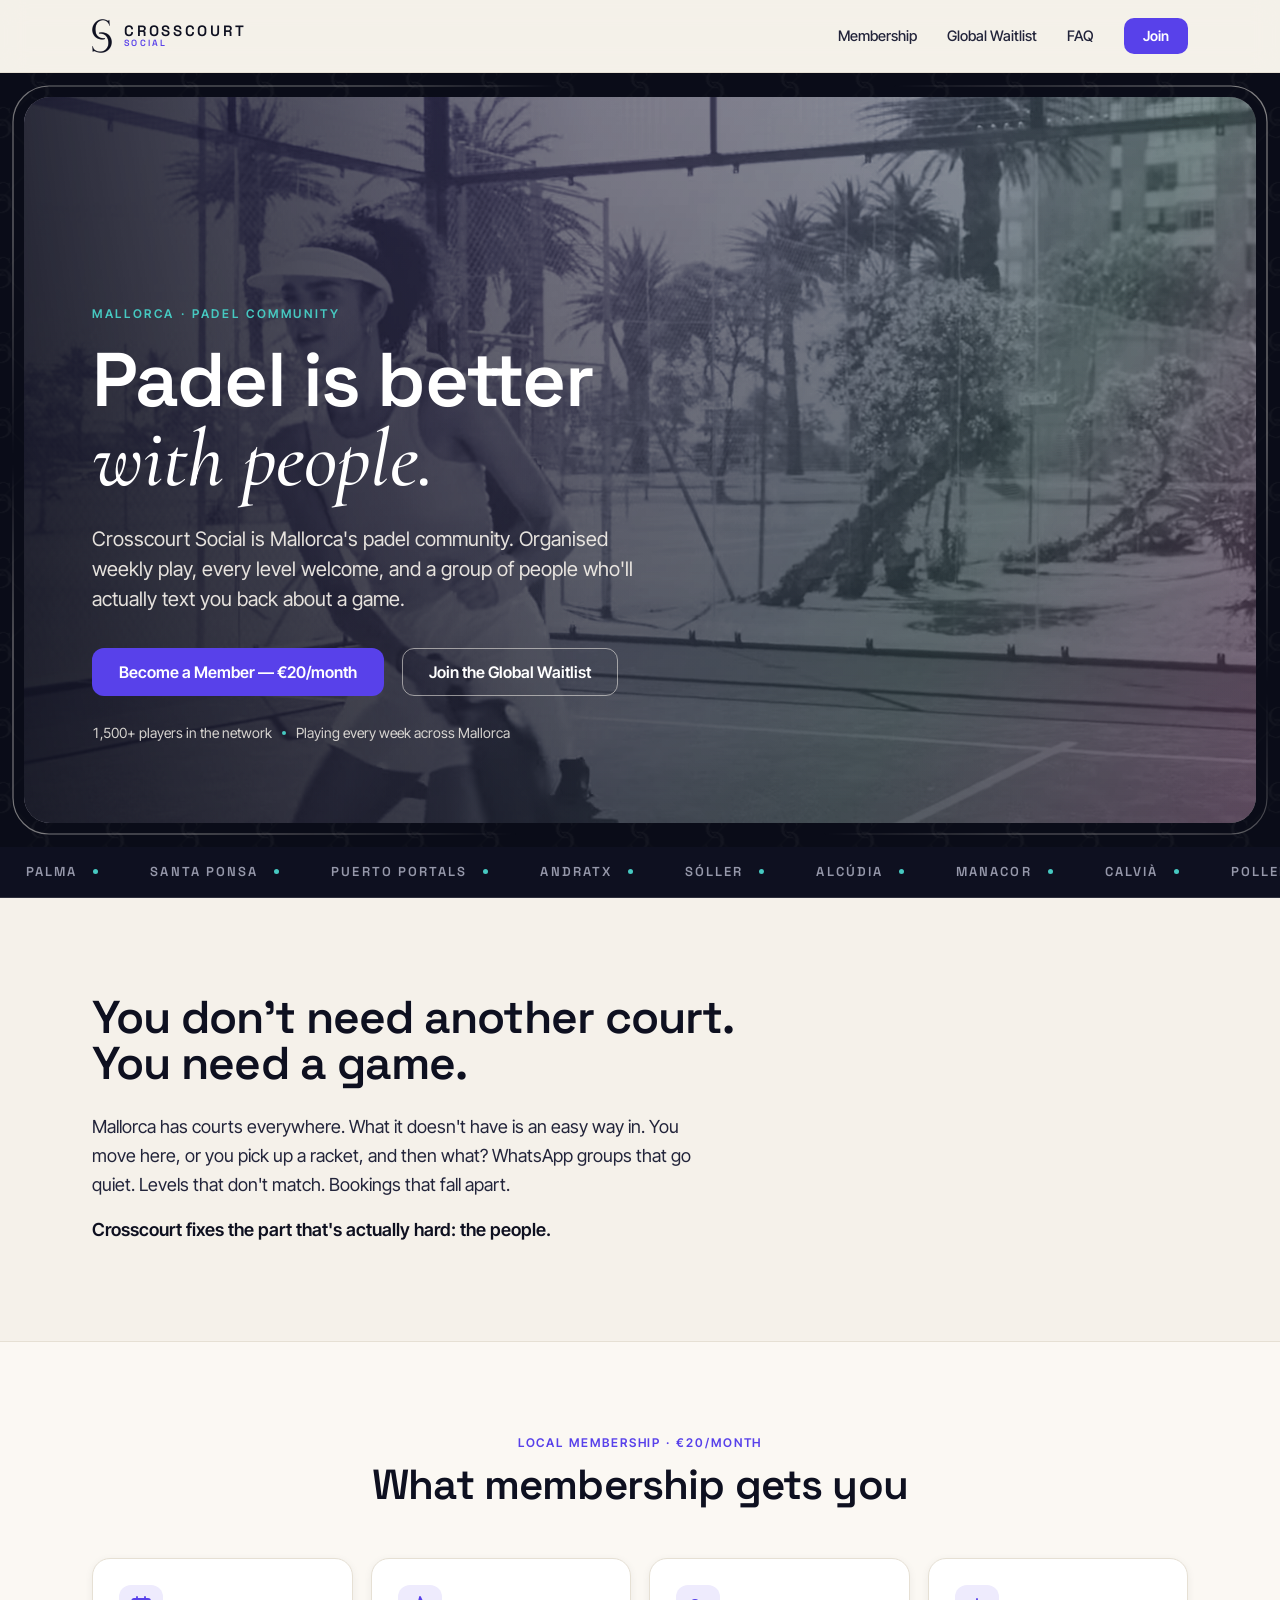
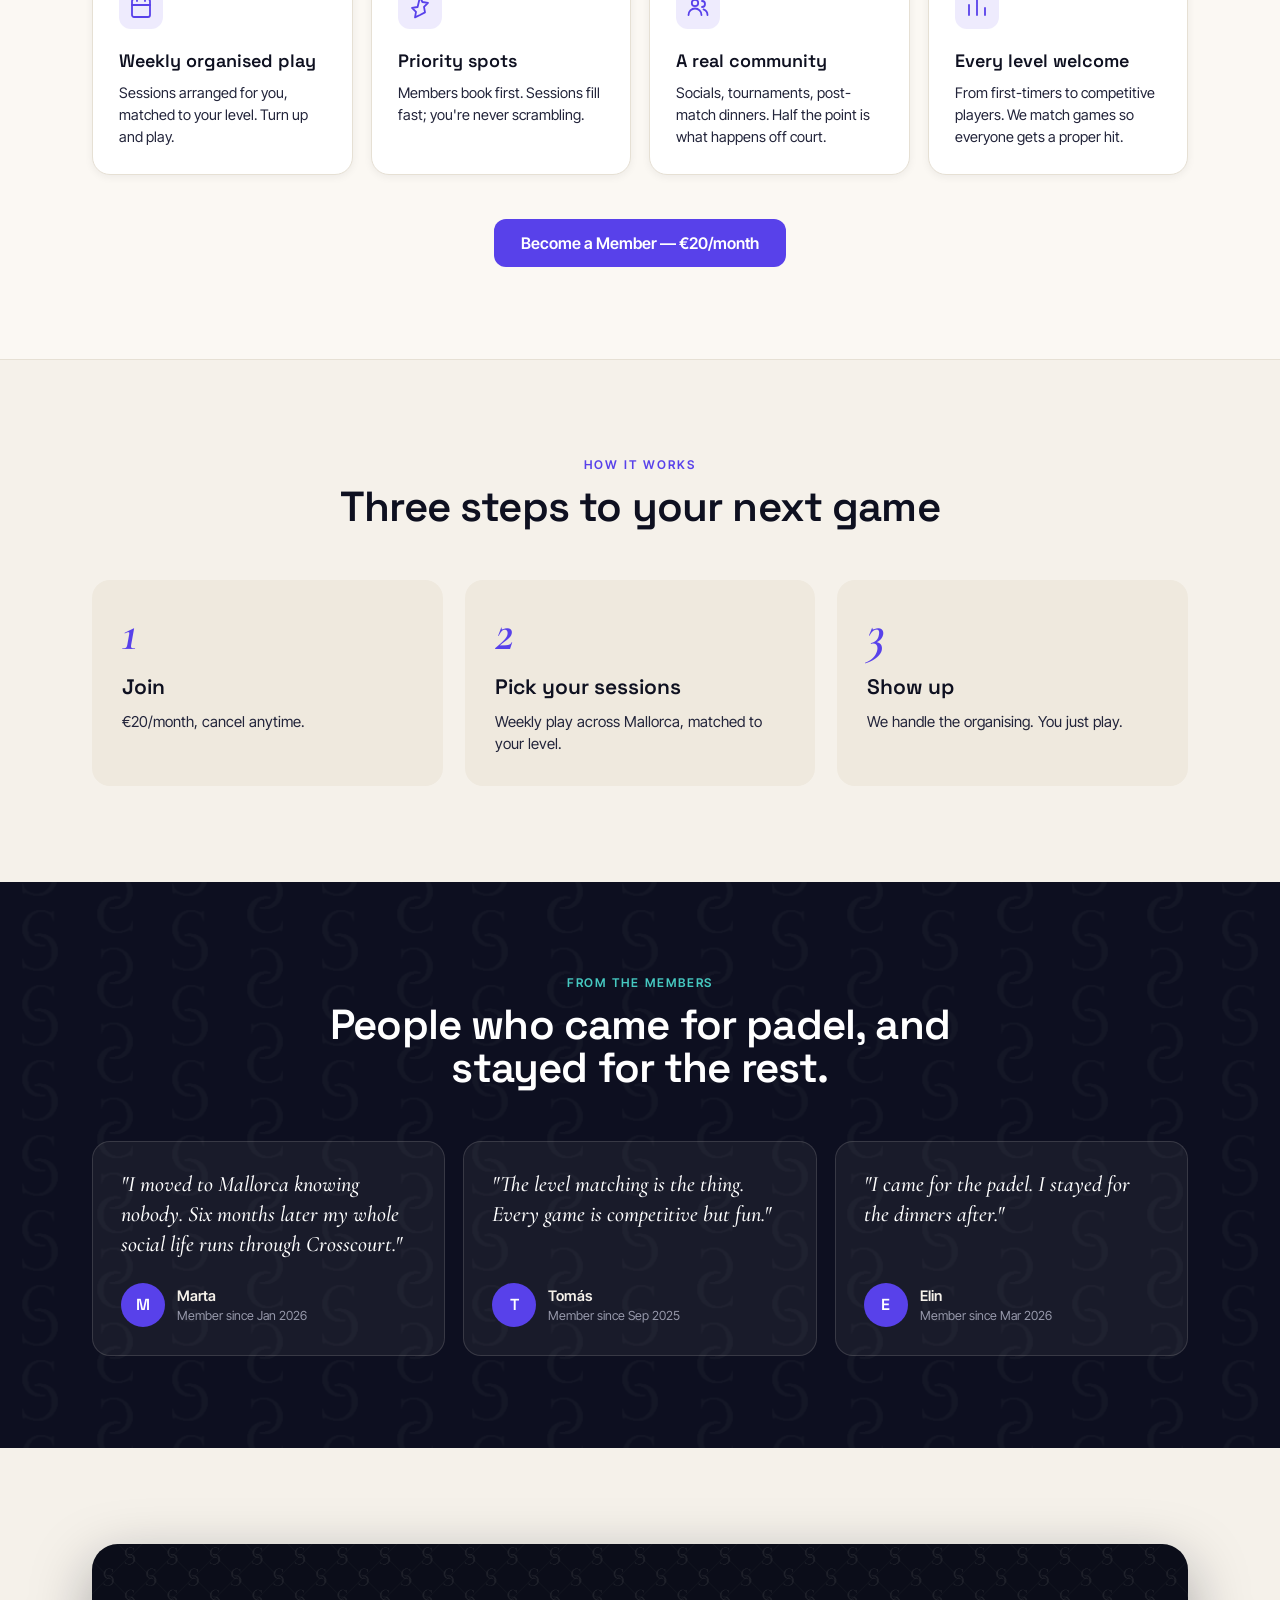
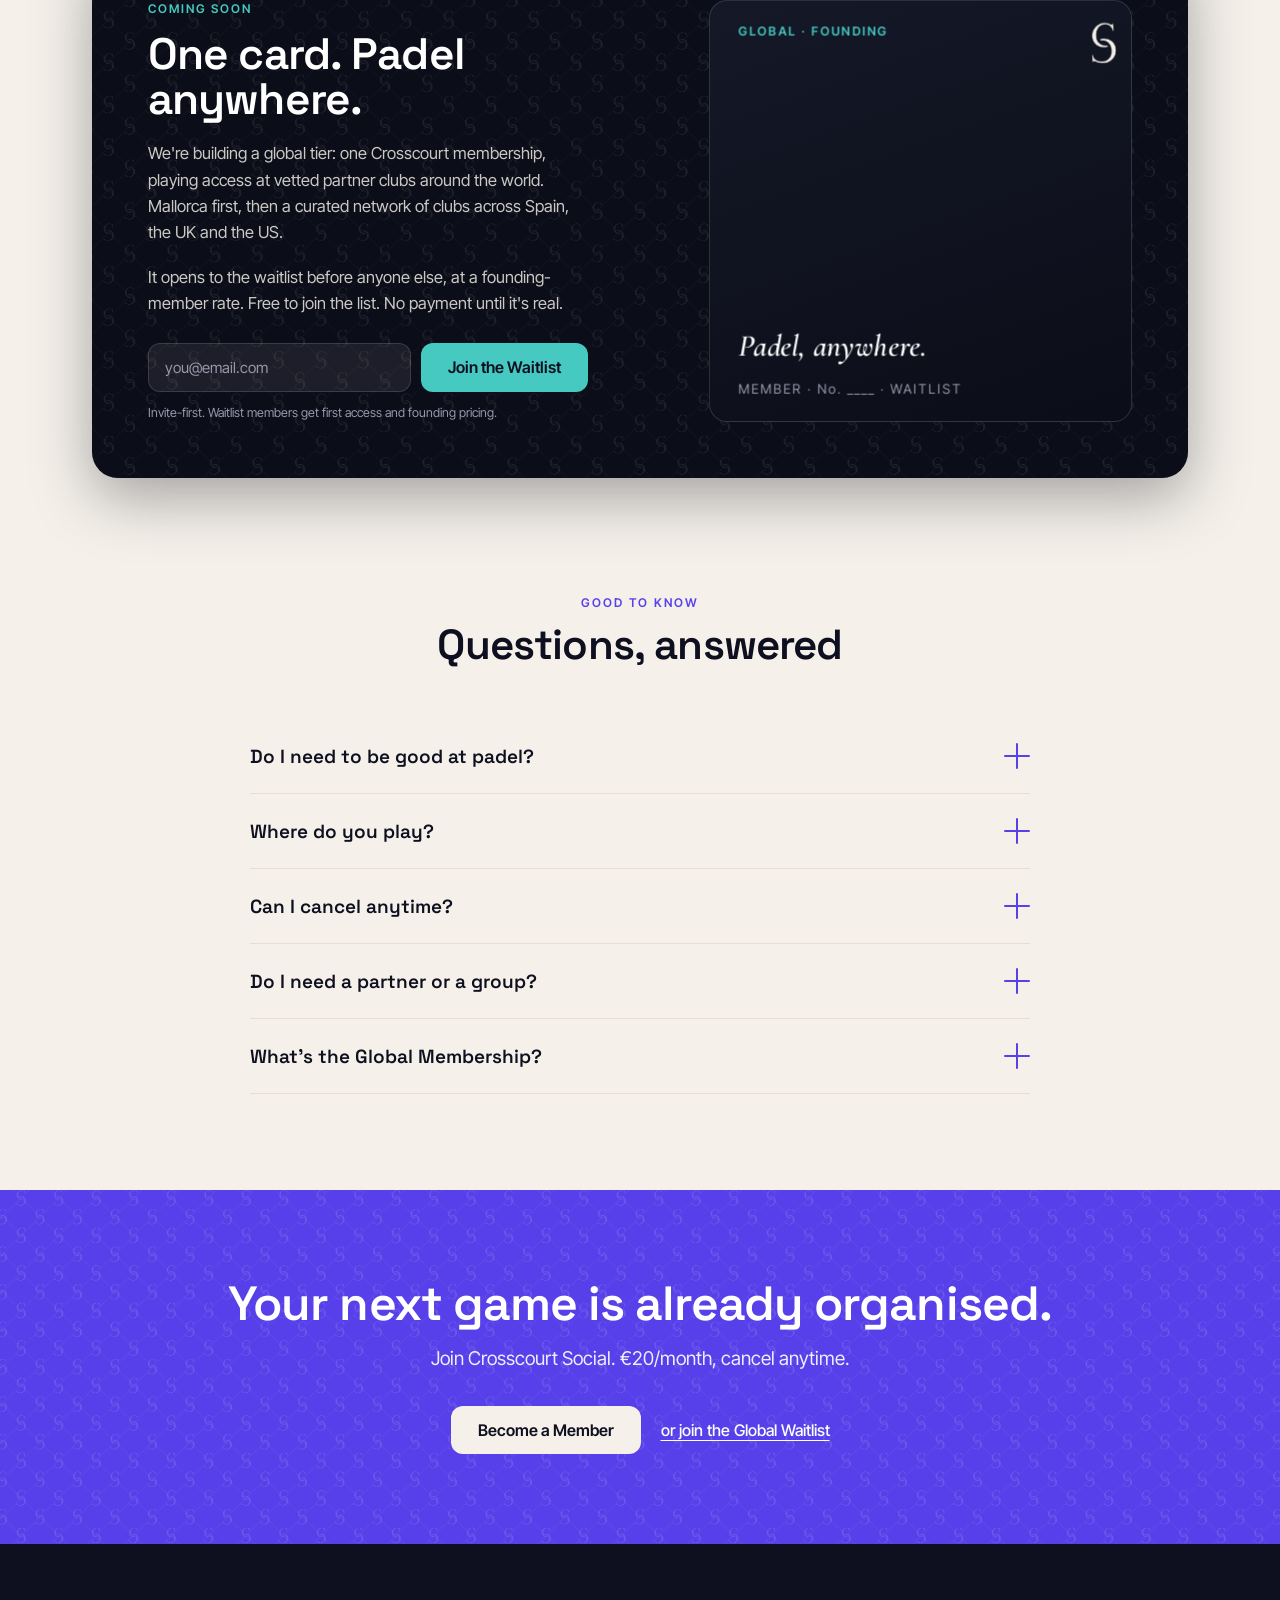
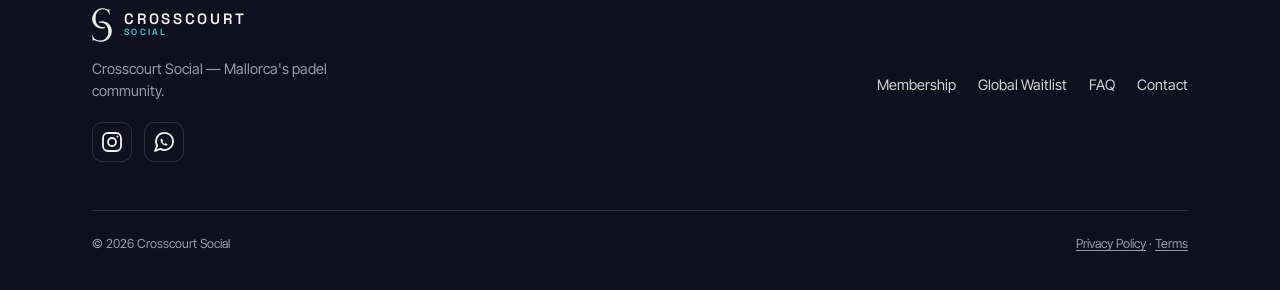
<file: website/index.html>
<!DOCTYPE html><html lang="en"><head><meta charset="utf-8"><meta name="viewport" content="width=device-width, initial-scale=1"><script>document.documentElement.className="js"</script>
<title>Crosscourt Social — Mallorca's padel community</title>
<link rel="stylesheet" href="styles.css">
<style>
*{box-sizing:border-box}
html{scroll-behavior:smooth}
body{margin:0;background:var(--ccs-bone);color:var(--ccs-ink);font-family:var(--font-body);font-size:16px;line-height:1.5;-webkit-font-smoothing:antialiased}
img{display:block;max-width:100%}
a{color:inherit;text-decoration:none}
h1,h2,h3,p{margin:0}
.wrap{max-width:1160px;margin:0 auto;padding:0 32px}
.eyebrow{font-size:12px;font-weight:600;letter-spacing:.16em;text-transform:uppercase;color:var(--ccs-indigo)}
.serif{font-family:var(--font-serif);font-style:italic;font-weight:600}
.display{font-family:var(--font-display);font-weight:600;letter-spacing:-.02em;line-height:1.02}

/* buttons */
.btn{display:inline-flex;align-items:center;justify-content:center;gap:8px;font-family:var(--font-body);font-weight:600;border-radius:12px;cursor:pointer;border:1px solid transparent;transition:background .12s ease,color .12s ease,transform .12s ease;white-space:nowrap;font-size:16px;line-height:1;padding:15px 26px}
.btn:active{transform:scale(.97)}
.btn-primary{background:var(--ccs-indigo);color:#fff}
.btn-primary:hover{background:var(--ccs-indigo-ink)}
.btn-ghost{background:transparent;color:var(--ccs-ink);border-color:var(--ccs-ink)}
.btn-ghost:hover{background:var(--ccs-ink);color:var(--ccs-bone)}
.btn-bone{background:var(--ccs-bone);color:var(--ccs-ink)}
.btn-bone:hover{background:#fff}
.btn-teal{background:var(--ccs-teal);color:var(--ccs-ink)}
.btn-teal:hover{background:#39b3ab}
.btn-sm{padding:10px 18px;font-size:14px;border-radius:10px}
.textlink{font-weight:600;color:var(--ccs-indigo);display:inline-flex;align-items:center;gap:6px}
.textlink:hover{opacity:.72}

/* nav */
.nav{position:sticky;top:0;z-index:50;background:rgba(245,241,234,.82);backdrop-filter:blur(12px);border-bottom:1px solid var(--ccs-line)}
.nav-in{display:flex;align-items:center;justify-content:space-between;height:72px}
.brand{display:flex;align-items:center;gap:12px}
.brand img{height:34px;width:auto}
.brand .bt{font-family:var(--font-display);font-weight:600;font-size:15px;letter-spacing:.18em;text-transform:uppercase;line-height:1.1}
.brand .bt small{display:block;font-size:9px;letter-spacing:.24em;color:var(--ccs-indigo)}
.nav-links{display:flex;align-items:center;gap:30px}
.nav-links a.n{font-size:14.5px;font-weight:500;color:var(--ccs-ink-90)}
.nav-links a.n:hover{color:var(--ccs-ink)}
.menu-btn{display:none;background:none;border:0;cursor:pointer;padding:8px}
.menu-btn span{display:block;width:22px;height:2px;background:var(--ccs-ink);margin:4px 0}
.mobile-menu{display:none}

/* hero — near-full-bleed media in a subtle serpentine frame */
.hero{position:relative;min-height:640px;height:86vh;max-height:900px;display:flex;align-items:flex-end;overflow:hidden;background:#0B0D18}
.hero-pat{position:absolute;inset:0;background:url(assets/pattern-court-ink.png) center/300px;opacity:.10}
.hero-frame{position:absolute;inset:24px;border-radius:var(--radius-xl);overflow:hidden;transform:translateZ(0)}
.hero-media{position:absolute;inset:0;width:100%;height:100%;object-fit:cover}
/* branded duotone wash over the greyscale footage */
.hero-tint{position:absolute;inset:0;pointer-events:none;mix-blend-mode:color;opacity:.35;
  background:linear-gradient(118deg,var(--ccs-indigo) 0%,rgba(88,65,234,.55) 40%,rgba(70,201,193,.45) 74%,var(--ccs-pink) 100%)}
.hero-grade{position:absolute;inset:0;background:
  linear-gradient(90deg,rgba(11,13,24,.80) 0%,rgba(11,13,24,.30) 46%,rgba(11,13,24,.10) 100%),
  linear-gradient(180deg,rgba(11,13,24,.10),rgba(11,13,24,.46) 100%)}
.hero-echo{position:absolute;inset:12px;width:calc(100% - 24px);height:calc(100% - 24px);pointer-events:none;z-index:3;opacity:.55;
  /* corner suggestions, not a full border: arms of unequal length per side, fading to nothing mid-side */
  -webkit-mask:conic-gradient(from 0deg,transparent 0deg,transparent 34deg,rgba(0,0,0,.9) 56deg,rgba(0,0,0,.9) 88deg,transparent 110deg,rgba(0,0,0,.7) 124deg,rgba(0,0,0,.7) 134deg,transparent 154deg,transparent 198deg,rgba(0,0,0,.85) 230deg,rgba(0,0,0,.85) 254deg,transparent 270deg,rgba(0,0,0,.8) 290deg,rgba(0,0,0,.8) 324deg,transparent 348deg,transparent 360deg);
          mask:conic-gradient(from 0deg,transparent 0deg,transparent 34deg,rgba(0,0,0,.9) 56deg,rgba(0,0,0,.9) 88deg,transparent 110deg,rgba(0,0,0,.7) 124deg,rgba(0,0,0,.7) 134deg,transparent 154deg,transparent 198deg,rgba(0,0,0,.85) 230deg,rgba(0,0,0,.85) 254deg,transparent 270deg,rgba(0,0,0,.8) 290deg,rgba(0,0,0,.8) 324deg,transparent 348deg,transparent 360deg)}
.hero-echo rect{fill:none;stroke:var(--ccs-bone);stroke-width:1.2;x:1px;y:1px;rx:36px;width:calc(100% - 2px);height:calc(100% - 2px)}
.hero-eyebrow{color:var(--ccs-teal);letter-spacing:.22em;margin-bottom:18px}
.hero-serif{font-family:var(--font-serif);font-style:italic;font-weight:500;font-size:1.08em;letter-spacing:0}
.hero-in{position:relative;z-index:4;width:100%;padding:64px 32px 104px;color:var(--ccs-bone)}
.hero h1{font-size:76px;color:#fff}
.hero p.sub{font-size:20px;line-height:1.5;max-width:560px;margin-top:22px;color:rgba(245,241,234,.92)}
.hero-cta{display:flex;align-items:center;gap:18px;margin-top:34px;flex-wrap:wrap}
.hero .ghost-onimg{color:#fff;border-color:rgba(245,241,234,.55)}
.hero .ghost-onimg:hover{background:#fff;color:var(--ccs-ink)}
.trust{display:flex;align-items:center;gap:10px;margin-top:26px;font-size:14px;color:rgba(245,241,234,.85)}
.trust .dot{width:4px;height:4px;border-radius:50%;background:var(--ccs-teal)}

/* problem */
.problem{padding:96px 0}
.problem h2{font-size:46px;max-width:720px}
.problem .body{max-width:620px;margin-top:26px;font-size:18px;line-height:1.6;color:var(--ccs-ink-90)}
.problem .body p+p{margin-top:16px}
.problem .fix{color:var(--ccs-ink);font-weight:600}

/* section heads */
.sec-head{text-align:center;max-width:640px;margin:0 auto 52px}
.sec-head h2{font-size:42px;margin-top:12px}
.sec-head p{margin-top:14px;font-size:17px;color:var(--ccs-ink-50)}

/* benefits */
.benefits{background:var(--ccs-bone-warm);border-top:1px solid var(--ccs-line);border-bottom:1px solid var(--ccs-line);padding:92px 0}
.bgrid{display:grid;grid-template-columns:repeat(4,1fr);gap:18px}
.bcard{background:#fff;border:1px solid var(--ccs-line);border-radius:18px;padding:26px;box-shadow:var(--shadow-sm)}
.bcard .ic{width:44px;height:44px;border-radius:12px;background:var(--ccs-indigo-soft);color:var(--ccs-indigo);display:flex;align-items:center;justify-content:center;margin-bottom:18px}
.bcard h3{font-family:var(--font-display);font-weight:600;font-size:18px}
.bcard p{margin-top:8px;font-size:14.5px;line-height:1.5;color:var(--ccs-ink-90)}
.center-cta{text-align:center;margin-top:44px}

/* how */
.how{padding:96px 0}
.steps{display:grid;grid-template-columns:repeat(3,1fr);gap:22px;counter-reset:s}
.step{position:relative;padding:30px;border-radius:18px;background:var(--ccs-bone-deep)}
.step .num{font-family:var(--font-serif);font-style:italic;font-weight:600;font-size:52px;color:var(--ccs-indigo);line-height:.9}
.step h3{font-family:var(--font-display);font-weight:600;font-size:21px;margin-top:14px}
.step p{margin-top:8px;font-size:15px;line-height:1.5;color:var(--ccs-ink-90)}

/* proof */
.proof{background:var(--ccs-ink);color:var(--ccs-bone);padding:92px 0;position:relative;overflow:hidden}
.proof .pat{position:absolute;inset:0;background:url(assets/pattern-rally-ink.png) center/300px;opacity:.22}
.proof .in{position:relative;z-index:2}
.proof .sec-head h2{color:#fff}
.proof .sec-head .eyebrow{color:var(--ccs-teal)}
.tgrid{display:grid;grid-template-columns:repeat(3,1fr);gap:18px}
.tcard{background:rgba(245,241,234,.05);border:1px solid var(--border-on-ink);border-radius:18px;padding:28px;display:flex;flex-direction:column}
.tcard .q{font-family:var(--font-serif);font-style:italic;font-weight:500;font-size:22px;line-height:1.35;color:#fff}
.tcard .who{display:flex;align-items:center;gap:12px;margin-top:auto;padding-top:24px}
.tcard .av{width:44px;height:44px;border-radius:50%;background:var(--ccs-indigo);color:#fff;display:flex;align-items:center;justify-content:center;font-family:var(--font-display);font-weight:600;font-size:16px;flex-shrink:0}
.tcard .nm{font-weight:600;font-size:14.5px;color:var(--ccs-bone)}
.tcard .mt{font-size:12.5px;color:var(--text-on-ink-muted)}

/* global tier */
.global{padding:96px 0;background:var(--ccs-bone)}
.gcard{position:relative;overflow:hidden;border-radius:26px;background:#0b0d18;color:var(--ccs-bone);box-shadow:var(--shadow-ink)}
.gcard .pat{position:absolute;inset:0;background:url(assets/pattern-court-ink.png) center/170px;opacity:.22}
.gcard .in{position:relative;z-index:2;display:grid;grid-template-columns:1.1fr .9fr;gap:44px;padding:56px 56px}
.gcard .eyebrow{color:var(--ccs-teal)}
.gcard h2{font-size:44px;color:#fff;margin-top:14px}
.gcard p{margin-top:18px;font-size:16.5px;line-height:1.6;color:rgba(245,241,234,.82);max-width:440px}
.passport{border:1px solid var(--border-on-ink);border-radius:18px;background:linear-gradient(160deg,#151827,#0b0d18);padding:26px;display:flex;flex-direction:column;justify-content:space-between;min-height:230px}
.passport .top{display:flex;justify-content:space-between;align-items:flex-start}
.passport .mono{height:40px;width:auto}
.wl-form{display:flex;gap:10px;margin-top:26px;max-width:440px}
.wl-form input{flex:1;min-width:0;background:rgba(245,241,234,.08);border:1px solid var(--border-on-ink);border-radius:12px;color:#fff;font-family:var(--font-body);font-size:15px;padding:14px 16px;outline:none}
.wl-form input::placeholder{color:var(--text-on-ink-muted)}
.wl-form input:focus{border-color:var(--ccs-teal)}
.wl-micro{margin-top:12px;font-size:12.5px;color:var(--text-on-ink-muted)}
.wl-success{display:none;margin-top:20px;background:rgba(70,201,193,.12);border:1px solid rgba(70,201,193,.4);border-radius:14px;padding:16px 18px;color:var(--ccs-teal);font-weight:600;font-size:15px;align-items:center;gap:10px}

/* faq */
.faq{padding:20px 0 96px}
.faq-list{max-width:780px;margin:0 auto}
.faq-item{border-bottom:1px solid var(--ccs-line)}
.faq-q{width:100%;text-align:left;background:none;border:0;cursor:pointer;padding:24px 0;display:flex;align-items:center;justify-content:space-between;gap:20px;font-family:var(--font-display);font-weight:600;font-size:19px;color:var(--ccs-ink)}
.faq-q .pm{flex-shrink:0;width:26px;height:26px;position:relative;transition:transform .3s var(--ease-standard)}
.faq-q .pm::before,.faq-q .pm::after{content:"";position:absolute;background:var(--ccs-indigo);border-radius:2px}
.faq-q .pm::before{left:0;right:0;top:12px;height:2px}
.faq-q .pm::after{top:0;bottom:0;left:12px;width:2px;transition:opacity .3s}
.faq-item.open .pm{transform:rotate(180deg)}
.faq-item.open .pm::after{opacity:0}
.faq-a{max-height:0;overflow:hidden;transition:max-height .34s var(--ease-standard)}
.faq-a p{padding:0 0 24px;font-size:16px;line-height:1.6;color:var(--ccs-ink-90);max-width:680px}

/* final band */
.final{background:var(--ccs-indigo);color:#fff;padding:90px 0;position:relative;overflow:hidden;text-align:center}
.final .pat{position:absolute;inset:0;background:url(assets/pattern-court-indigo.png) center/150px;opacity:.3}
.final .in{position:relative;z-index:2}
.final h2{font-size:48px;color:#fff}
.final p{margin-top:16px;font-size:19px;color:rgba(255,255,255,.9)}
.final .cta{display:flex;align-items:center;justify-content:center;gap:20px;margin-top:32px;flex-wrap:wrap}
.final .wlink{color:#fff;text-decoration:underline;text-underline-offset:4px;font-weight:500}
.final .wlink:hover{opacity:.8}

/* footer */
.footer{background:var(--ccs-ink);color:var(--ccs-bone);padding:64px 0 36px}
.foot-top{display:flex;justify-content:space-between;gap:40px;flex-wrap:wrap}
.foot-brand{max-width:300px}
.foot-brand p{margin-top:16px;font-size:14.5px;line-height:1.55;color:var(--text-on-ink-muted)}
.foot-nav{display:flex;gap:22px;flex-wrap:wrap;align-items:center}
.foot-nav a{font-size:14.5px;color:var(--ccs-bone);opacity:.85}
.foot-nav a:hover{opacity:1}
.socials{display:flex;gap:12px;margin-top:20px}
.socials a{width:40px;height:40px;border-radius:10px;border:1px solid var(--border-on-ink);display:flex;align-items:center;justify-content:center;color:var(--ccs-bone)}
.socials a:hover{background:rgba(245,241,234,.08)}
.foot-bottom{display:flex;justify-content:space-between;gap:16px;flex-wrap:wrap;margin-top:48px;padding-top:24px;border-top:1px solid var(--border-on-ink);font-size:12.5px;color:var(--text-on-ink-muted)}
.foot-bottom a{color:var(--text-on-ink-muted);text-decoration:underline;text-underline-offset:2px}

/* icons */
svg.ic-svg{width:24px;height:24px;fill:none;stroke:currentColor;stroke-width:1.8;stroke-linecap:round;stroke-linejoin:round}

/* ============ motion & interaction ============ */
section[id]{scroll-margin-top:88px}

/* buttons: hover + press */
.btn-primary,.btn-bone,.btn-teal{transition:background .12s ease,color .12s ease,transform .2s var(--ease-out),box-shadow .2s var(--ease-out)}

/* nav condense on scroll */
.nav-in{transition:height .3s var(--ease-standard)}
.brand img{transition:height .3s var(--ease-standard)}
.nav.scrolled{box-shadow:0 4px 24px rgba(14,16,32,.07)}
.nav.scrolled .nav-in{height:60px}
.nav.scrolled .brand img{height:28px}
.nav-links a.n{transition:color .2s ease}
.nav-links a.n.active{color:var(--ccs-indigo)}

/* hero entrance + self-drawing hairline */
.js .hero-media{opacity:0;animation:ccFade 1.1s ease .05s forwards}
.js .hero-echo rect{stroke-dasharray:1;stroke-dashoffset:1;animation:ccDraw 2.2s var(--ease-standard) .5s forwards}
@keyframes ccDraw{to{stroke-dashoffset:0}}
.js .hero-in>*{opacity:0;transform:translateY(22px);animation:ccUp .85s var(--ease-out) forwards}
.js .hero-in>*:nth-child(1){animation-delay:.15s}
.js .hero-in>*:nth-child(2){animation-delay:.28s}
.js .hero-in>*:nth-child(3){animation-delay:.41s}
.js .hero-in>*:nth-child(4){animation-delay:.54s}
.js .hero-in>*:nth-child(5){animation-delay:.67s}
@keyframes ccUp{to{opacity:1;transform:none}}
@keyframes ccFade{to{opacity:1}}

/* scroll reveals */
.js .problem h2,.js .problem .body,.js .center-cta,.js .sec-head,.js .step,.js .gcard,.js .faq-item,.js .final .in{opacity:0;transform:translateY(22px);transition:opacity .7s var(--ease-out),transform .7s var(--ease-out)}
.js .problem h2.vis,.js .problem .body.vis,.js .center-cta.vis,.js .sec-head.vis,.js .step.vis,.js .gcard.vis,.js .faq-item.vis,.js .final .in.vis{opacity:1;transform:none}
.js .bcard,.js .tcard{opacity:0;filter:blur(6px);transition:opacity .6s var(--ease-out),filter .6s var(--ease-out),transform .25s var(--ease-out),box-shadow .25s var(--ease-out),border-color .25s ease}
.js .bcard.vis,.js .tcard.vis{opacity:1;filter:none}
.js .steps .step:nth-child(2){transition-delay:.09s}
.js .steps .step:nth-child(3){transition-delay:.18s}
.js .bgrid .bcard:nth-child(2){transition-delay:.07s}
.js .bgrid .bcard:nth-child(3){transition-delay:.14s}
.js .bgrid .bcard:nth-child(4){transition-delay:.21s}
.js .tgrid .tcard:nth-child(2){transition-delay:.09s}
.js .tgrid .tcard:nth-child(3){transition-delay:.18s}

/* hover lifts — fine pointers only */
@media (hover:hover) and (pointer:fine){
  .bcard:hover{transform:translateY(-5px);box-shadow:var(--shadow-md)}
  .tcard:hover{transform:translateY(-4px);border-color:rgba(245,241,234,.32)}
  .btn-primary:hover,.btn-bone:hover,.btn-teal:hover{transform:translateY(-2px);box-shadow:var(--shadow-md)}
  .step .num{transition:transform .25s var(--ease-out)}
  .step:hover .num{transform:translateY(-3px)}
}

/* passport 3D tilt */
.gcard .in{perspective:1100px}
.passport{transform-style:preserve-3d;transition:transform .3s var(--ease-out);will-change:transform}
.passport .top,.passport>div:last-child{transform:translateZ(26px)}

/* location marquee */
.marquee{background:var(--ccs-ink);overflow:hidden;border-bottom:1px solid var(--border-on-ink)}
.marquee-track{display:flex;width:max-content;animation:ccMarq 34s linear infinite}
.marquee:hover .marquee-track{animation-play-state:paused}
.marquee-item{display:inline-flex;align-items:center;gap:16px;padding:15px 26px;font-family:var(--font-display);font-weight:600;font-size:13px;letter-spacing:.16em;text-transform:uppercase;color:var(--text-on-ink-muted);white-space:nowrap}
.marquee-item .sep{width:5px;height:5px;border-radius:50%;background:var(--ccs-teal)}
@keyframes ccMarq{to{transform:translateX(-50%)}}

/* count-up */
.count{font-variant-numeric:tabular-nums}

/* reduced motion — keep opacity, drop movement */
@media (prefers-reduced-motion:reduce){
  .js .hero-media,.hero-media,.js .hero-in>*{animation:none;opacity:1;transform:none}
  .js .hero-echo rect{animation:none;stroke-dasharray:none;stroke-dashoffset:0}
  .js .problem h2,.js .problem .body,.js .center-cta,.js .sec-head,.js .step,.js .gcard,.js .faq-item,.js .final .in,.js .bcard,.js .tcard{opacity:1!important;transform:none!important;filter:none!important;transition:none}
  .marquee-track{animation:none}
  .passport{transition:none}
  .btn:active{transform:none}
  html{scroll-behavior:auto}
}

@media(max-width:920px){
  .bgrid{grid-template-columns:repeat(2,1fr)}
  .gcard .in{grid-template-columns:1fr;padding:40px 32px}
  .hero h1{font-size:56px}
}
@media(max-width:720px){
  .wrap{padding:0 22px}
  .nav-links{display:none}
  .menu-btn{display:block}
  .mobile-menu.show{display:block;border-top:1px solid var(--ccs-line);background:var(--ccs-bone)}
  .mobile-menu .wrap{padding:16px 22px 22px;display:flex;flex-direction:column;gap:4px}
  .mobile-menu a{padding:12px 0;font-size:17px;font-weight:500;border-bottom:1px solid var(--ccs-line)}
  .mobile-menu .btn{margin-top:14px}
  .hero{min-height:560px;height:82vh}
  .hero-frame{inset:12px;border-radius:var(--radius-lg)}
  .hero-echo{inset:6px;width:calc(100% - 12px);height:calc(100% - 12px);
    -webkit-mask:conic-gradient(from 0deg,transparent 0deg,rgba(0,0,0,.85) 24deg,rgba(0,0,0,.85) 46deg,transparent 78deg,transparent 118deg,rgba(0,0,0,.7) 148deg,rgba(0,0,0,.7) 162deg,transparent 186deg,rgba(0,0,0,.85) 208deg,rgba(0,0,0,.85) 226deg,transparent 252deg,transparent 300deg,rgba(0,0,0,.8) 326deg,rgba(0,0,0,.8) 344deg,transparent 360deg);
            mask:conic-gradient(from 0deg,transparent 0deg,rgba(0,0,0,.85) 24deg,rgba(0,0,0,.85) 46deg,transparent 78deg,transparent 118deg,rgba(0,0,0,.7) 148deg,rgba(0,0,0,.7) 162deg,transparent 186deg,rgba(0,0,0,.85) 208deg,rgba(0,0,0,.85) 226deg,transparent 252deg,transparent 300deg,rgba(0,0,0,.8) 326deg,rgba(0,0,0,.8) 344deg,transparent 360deg)}
  .hero-echo rect{rx:23px}
  .hero-in{padding-bottom:72px}
  .hero h1{font-size:42px}
  .hero p.sub{font-size:17px}
  .hero-cta{gap:12px}
  .hero-cta .btn{width:100%}
  .problem{padding:64px 0}
  .problem h2{font-size:32px}
  .problem .body{font-size:16.5px}
  .sec-head h2{font-size:31px}
  .benefits,.how,.proof,.global{padding:64px 0}
  .bgrid{grid-template-columns:1fr}
  .steps{grid-template-columns:1fr}
  .tgrid{grid-template-columns:1fr}
  .gcard h2{font-size:33px}
  .wl-form{flex-direction:column}
  .wl-form .btn{width:100%}
  .faq-q{font-size:17px}
  .final{padding:64px 0}
  .final h2{font-size:34px}
  .final .cta{flex-direction:column;gap:14px}
  .final .cta .btn{width:100%}
  .foot-top{flex-direction:column;gap:28px}
}
</style></head>
<body>

<!-- NAV -->
<header class="nav">
  <div class="wrap nav-in">
    <a class="brand" href="#top">
      <img src="assets/monogram-ink.png" alt="Crosscourt Social">
      <span class="bt">Crosscourt<small>Social</small></span>
    </a>
    <nav class="nav-links">
      <a class="n" href="#membership">Membership</a>
      <a class="n" href="#global">Global Waitlist</a>
      <a class="n" href="#faq">FAQ</a>
      <a class="btn btn-primary btn-sm" href="#" data-checkout>Join</a>
    </nav>
    <button class="menu-btn" id="menuBtn" aria-label="Menu" aria-expanded="false"><span></span><span></span><span></span></button>
  </div>
  <div class="mobile-menu" id="mobileMenu">
    <div class="wrap">
      <a href="#membership">Membership</a>
      <a href="#global">Global Waitlist</a>
      <a href="#faq">FAQ</a>
      <a class="btn btn-primary" href="#" data-checkout>Become a Member — €20/month</a>
    </div>
  </div>
</header>

<main id="top">

<!-- HERO -->
<section class="hero">
  <div class="hero-pat"></div>
  <div class="hero-frame">
    <video class="hero-media" autoplay muted loop playsinline preload="metadata" poster="assets/hero-poster.jpg">
      <source src="assets/hero.webm" type="video/webm">
      <source src="assets/hero.mp4" type="video/mp4">
    </video>
    <div class="hero-tint"></div>
    <div class="hero-grade"></div>
  </div>
  <svg class="hero-echo" aria-hidden="true"><rect pathLength="1"/></svg>
  <div class="wrap hero-in">
    <div class="eyebrow hero-eyebrow">Mallorca · Padel Community</div>
    <h1 class="display">Padel is better<br><span class="hero-serif">with people.</span></h1>
    <p class="sub">Crosscourt Social is Mallorca's padel community. Organised weekly play, every level welcome, and a group of people who'll actually text you back about a game.</p>
    <div class="hero-cta">
      <a class="btn btn-primary" href="#" data-checkout>Become a Member — €20/month</a>
      <a class="btn btn-ghost ghost-onimg" href="#global">Join the Global Waitlist</a>
    </div>
    <div class="trust"><span><span class="count" data-count="1500" data-suffix="+">0</span> players in the network</span><span class="dot"></span><span>Playing every week across Mallorca</span></div>
  </div>
</section>

<!-- MARQUEE -->
<section class="marquee" aria-hidden="true"><div class="marquee-track">
  <span class="marquee-item">Palma<span class="sep"></span></span><span class="marquee-item">Santa Ponsa<span class="sep"></span></span><span class="marquee-item">Puerto Portals<span class="sep"></span></span><span class="marquee-item">Andratx<span class="sep"></span></span><span class="marquee-item">Sóller<span class="sep"></span></span><span class="marquee-item">Alcúdia<span class="sep"></span></span><span class="marquee-item">Manacor<span class="sep"></span></span><span class="marquee-item">Calvià<span class="sep"></span></span><span class="marquee-item">Pollença<span class="sep"></span></span><span class="marquee-item">Llucmajor<span class="sep"></span></span>
  <span class="marquee-item">Palma<span class="sep"></span></span><span class="marquee-item">Santa Ponsa<span class="sep"></span></span><span class="marquee-item">Puerto Portals<span class="sep"></span></span><span class="marquee-item">Andratx<span class="sep"></span></span><span class="marquee-item">Sóller<span class="sep"></span></span><span class="marquee-item">Alcúdia<span class="sep"></span></span><span class="marquee-item">Manacor<span class="sep"></span></span><span class="marquee-item">Calvià<span class="sep"></span></span><span class="marquee-item">Pollença<span class="sep"></span></span><span class="marquee-item">Llucmajor<span class="sep"></span></span>
</div></section>

<!-- PROBLEM -->
<section class="problem"><div class="wrap">
  <h2 class="display">You don't need another court. You need a game.</h2>
  <div class="body">
    <p>Mallorca has courts everywhere. What it doesn't have is an easy way in. You move here, or you pick up a racket, and then what? WhatsApp groups that go quiet. Levels that don't match. Bookings that fall apart.</p>
    <p class="fix">Crosscourt fixes the part that's actually hard: the people.</p>
  </div>
</div></section>

<!-- BENEFITS -->
<section class="benefits" id="membership"><div class="wrap">
  <div class="sec-head">
    <div class="eyebrow">Local Membership · €20/month</div>
    <h2 class="display">What membership gets you</h2>
  </div>
  <div class="bgrid">
    <div class="bcard">
      <div class="ic"><svg class="ic-svg" viewBox="0 0 24 24"><rect x="3" y="4" width="18" height="18" rx="2"/><path d="M16 2v4M8 2v4M3 10h18"/></svg></div>
      <h3>Weekly organised play</h3><p>Sessions arranged for you, matched to your level. Turn up and play.</p>
    </div>
    <div class="bcard">
      <div class="ic"><svg class="ic-svg" viewBox="0 0 24 24"><path d="M12 2l2.4 5 5.6.8-4 4 1 5.6L12 20l-5 2.4 1-5.6-4-4 5.6-.8z"/></svg></div>
      <h3>Priority spots</h3><p>Members book first. Sessions fill fast; you're never scrambling.</p>
    </div>
    <div class="bcard">
      <div class="ic"><svg class="ic-svg" viewBox="0 0 24 24"><circle cx="9" cy="8" r="3.2"/><path d="M2.5 20a6.5 6.5 0 0 1 13 0"/><path d="M16 6a3 3 0 0 1 0 6M21.5 20a6 6 0 0 0-4-5.6"/></svg></div>
      <h3>A real community</h3><p>Socials, tournaments, post-match dinners. Half the point is what happens off court.</p>
    </div>
    <div class="bcard">
      <div class="ic"><svg class="ic-svg" viewBox="0 0 24 24"><path d="M4 20V10M12 20V4M20 20v-7"/></svg></div>
      <h3>Every level welcome</h3><p>From first-timers to competitive players. We match games so everyone gets a proper hit.</p>
    </div>
  </div>
  <div class="center-cta"><a class="btn btn-primary" href="#" data-checkout>Become a Member — €20/month</a></div>
</div></section>

<!-- HOW -->
<section class="how"><div class="wrap">
  <div class="sec-head"><div class="eyebrow">How it works</div><h2 class="display">Three steps to your next game</h2></div>
  <div class="steps">
    <div class="step"><div class="num">1</div><h3>Join</h3><p>€20/month, cancel anytime.</p></div>
    <div class="step"><div class="num">2</div><h3>Pick your sessions</h3><p>Weekly play across Mallorca, matched to your level.</p></div>
    <div class="step"><div class="num">3</div><h3>Show up</h3><p>We handle the organising. You just play.</p></div>
  </div>
</div></section>

<!-- PROOF -->
<section class="proof"><div class="pat"></div><div class="wrap in">
  <div class="sec-head"><div class="eyebrow">From the members</div><h2 class="display">People who came for padel, and stayed for the rest.</h2></div>
  <div class="tgrid">
    <div class="tcard">
      <div class="q">"I moved to Mallorca knowing nobody. Six months later my whole social life runs through Crosscourt."</div>
      <div class="who"><div class="av">M</div><div><div class="nm">Marta</div><div class="mt">Member since Jan 2026</div></div></div>
    </div>
    <div class="tcard">
      <div class="q">"The level matching is the thing. Every game is competitive but fun."</div>
      <div class="who"><div class="av">T</div><div><div class="nm">Tomás</div><div class="mt">Member since Sep 2025</div></div></div>
    </div>
    <div class="tcard">
      <div class="q">"I came for the padel. I stayed for the dinners after."</div>
      <div class="who"><div class="av">E</div><div><div class="nm">Elin</div><div class="mt">Member since Mar 2026</div></div></div>
    </div>
  </div>
</div></section>

<!-- GLOBAL TIER -->
<section class="global" id="global"><div class="wrap">
  <div class="gcard"><div class="pat"></div><div class="in">
    <div>
      <div class="eyebrow">Coming soon</div>
      <h2 class="display">One card. Padel anywhere.</h2>
      <p>We're building a global tier: one Crosscourt membership, playing access at vetted partner clubs around the world. Mallorca first, then a curated network of clubs across Spain, the UK and the US.</p>
      <p>It opens to the waitlist before anyone else, at a founding-member rate. Free to join the list. No payment until it's real.</p>
      <form class="wl-form" id="wlForm">
        <input type="email" id="wlEmail" placeholder="you@email.com" required aria-label="Email address">
        <button class="btn btn-teal" type="submit">Join the Waitlist</button>
      </form>
      <div class="wl-micro">Invite-first. Waitlist members get first access and founding pricing.</div>
      <div class="wl-success" id="wlSuccess">
        <svg class="ic-svg" viewBox="0 0 24 24" style="width:20px;height:20px;stroke:var(--ccs-teal)"><path d="M20 6 9 17l-5-5"/></svg>
        You're on the list. We'll be in touch first.
      </div>
    </div>
    <div class="passport">
      <div class="top">
        <div class="eyebrow" style="color:var(--ccs-teal)">Global · Founding</div>
        <img class="mono" src="assets/monogram-bone.png" alt="">
      </div>
      <div>
        <div class="serif" style="font-size:30px;color:#fff">Padel, anywhere.</div>
        <div style="font-size:13px;letter-spacing:.14em;color:var(--text-on-ink-muted);margin-top:10px;font-family:var(--font-body)">MEMBER · No. ____ · WAITLIST</div>
      </div>
    </div>
  </div></div>
</div></section>

<!-- FAQ -->
<section class="faq" id="faq"><div class="wrap">
  <div class="sec-head"><div class="eyebrow">Good to know</div><h2 class="display">Questions, answered</h2></div>
  <div class="faq-list" id="faqList">
    <div class="faq-item"><button class="faq-q">Do I need to be good at padel?<span class="pm"></span></button><div class="faq-a"><p>No. We run sessions across all levels and match games so everyone gets a real hit. Total beginners are welcome.</p></div></div>
    <div class="faq-item"><button class="faq-q">Where do you play?<span class="pm"></span></button><div class="faq-a"><p>Across partner courts on Mallorca. Session locations and times go out to members weekly.</p></div></div>
    <div class="faq-item"><button class="faq-q">Can I cancel anytime?<span class="pm"></span></button><div class="faq-a"><p>Yes. Membership is monthly, no lock-in.</p></div></div>
    <div class="faq-item"><button class="faq-q">Do I need a partner or a group?<span class="pm"></span></button><div class="faq-a"><p>No, that's the point. Come alone; we'll sort the game.</p></div></div>
    <div class="faq-item"><button class="faq-q">What's the Global Membership?<span class="pm"></span></button><div class="faq-a"><p>A separate tier we're launching soon: one card that gets you playing access at partner clubs internationally. Join the waitlist and you'll be first in.</p></div></div>
  </div>
</div></section>

<!-- FINAL BAND -->
<section class="final"><div class="pat"></div><div class="wrap in">
  <h2 class="display">Your next game is already organised.</h2>
  <p>Join Crosscourt Social. €20/month, cancel anytime.</p>
  <div class="cta">
    <a class="btn btn-bone" href="#" data-checkout>Become a Member</a>
    <a class="wlink" href="#global">or join the Global Waitlist</a>
  </div>
</div></section>

</main>

<!-- FOOTER -->
<footer class="footer"><div class="wrap">
  <div class="foot-top">
    <div class="foot-brand">
      <a class="brand" href="#top"><img src="assets/monogram-bone.png" alt="" style="height:34px;width:auto"><span class="bt" style="color:var(--ccs-bone)">Crosscourt<small style="color:var(--ccs-teal)">Social</small></span></a>
      <p>Crosscourt Social — Mallorca's padel community.</p>
      <div class="socials">
        <a href="#" aria-label="Instagram"><svg class="ic-svg" viewBox="0 0 24 24"><rect x="3" y="3" width="18" height="18" rx="5"/><circle cx="12" cy="12" r="4"/><circle cx="17.5" cy="6.5" r="1" fill="currentColor" stroke="none"/></svg></a>
        <a href="#" aria-label="WhatsApp"><svg class="ic-svg" viewBox="0 0 24 24"><path d="M21 11.5a8.5 8.5 0 0 1-12.6 7.4L3 21l2.2-5.3A8.5 8.5 0 1 1 21 11.5z"/><path d="M8.5 9.5c0 3.5 2.5 6 6 6 .6 0 1-.5 1-1 0-.3-.2-.6-.5-.7l-1.4-.5c-.3-.1-.6 0-.8.2l-.3.4c-1-.4-1.8-1.2-2.2-2.2l.4-.3c.2-.2.3-.5.2-.8l-.5-1.4c-.1-.3-.4-.5-.7-.5-.5 0-1 .4-1 1z" fill="currentColor" stroke="none"/></svg></a>
      </div>
    </div>
    <nav class="foot-nav">
      <a href="#membership">Membership</a>
      <a href="#global">Global Waitlist</a>
      <a href="#faq">FAQ</a>
      <a href="mailto:hola@crosscourt.social">Contact</a>
    </nav>
  </div>
  <div class="foot-bottom">
    <span>© 2026 Crosscourt Social</span>
    <span><a href="#">Privacy Policy</a> · <a href="#">Terms</a></span>
  </div>
</div></footer>

<script>
// mobile menu
var mb=document.getElementById('menuBtn'),mm=document.getElementById('mobileMenu');
mb.addEventListener('click',function(){var open=mm.classList.toggle('show');mb.setAttribute('aria-expanded',open)});
mm.querySelectorAll('a').forEach(function(a){a.addEventListener('click',function(){mm.classList.remove('show');mb.setAttribute('aria-expanded',false)})});
// faq accordion
document.querySelectorAll('.faq-item').forEach(function(item){
  var q=item.querySelector('.faq-q'),a=item.querySelector('.faq-a');
  q.addEventListener('click',function(){
    var isOpen=item.classList.contains('open');
    document.querySelectorAll('.faq-item.open').forEach(function(o){o.classList.remove('open');o.querySelector('.faq-a').style.maxHeight=null});
    if(!isOpen){item.classList.add('open');a.style.maxHeight=a.scrollHeight+'px'}
  });
});
// waitlist form
var wf=document.getElementById('wlForm');
wf.addEventListener('submit',function(e){
  e.preventDefault();
  var email=document.getElementById('wlEmail').value.trim();
  if(!email)return;
  // placeholder endpoint — POST would go here
  wf.style.display='none';
  document.querySelector('.wl-micro').style.display='none';
  document.getElementById('wlSuccess').style.display='flex';
});
// checkout placeholders
document.querySelectorAll('[data-checkout]').forEach(function(a){a.addEventListener('click',function(e){e.preventDefault();/* -> Stripe checkout */})});

// ---- motion & interaction ----
(function(){
  var reduce=window.matchMedia&&matchMedia('(prefers-reduced-motion:reduce)').matches;
  var fine=window.matchMedia&&matchMedia('(hover:hover) and (pointer:fine)').matches;
  var vid=document.querySelector('video.hero-media');
  if(vid&&reduce){vid.removeAttribute('autoplay');vid.pause();}
  var nav=document.querySelector('.nav');
  var links=[].slice.call(document.querySelectorAll('.nav-links a.n'));
  var secs=links.map(function(a){return document.querySelector(a.getAttribute('href'));}).filter(Boolean);

  // scroll reveals
  var sels=['.problem h2','.problem .body','.center-cta','.sec-head','.step','.bcard','.tcard','.gcard','.faq-item','.final .in'];
  var nodes=[];
  sels.forEach(function(s){[].push.apply(nodes,document.querySelectorAll(s));});
  if(reduce||!('IntersectionObserver' in window)){
    nodes.forEach(function(n){n.classList.add('vis');});
  }else{
    var io=new IntersectionObserver(function(es){
      es.forEach(function(e){if(e.isIntersecting){e.target.classList.add('vis');io.unobserve(e.target);}});
    },{threshold:.12,rootMargin:'0px 0px -8% 0px'});
    nodes.forEach(function(n){io.observe(n);});
    setTimeout(function(){nodes.forEach(function(n){n.classList.add('vis');});},3000); // safety net
  }

  // nav condense + parallax + active section
  var ticking=false;
  function onScroll(){
    ticking=false;
    var y=window.pageYOffset||0;
    if(nav)nav.classList.toggle('scrolled',y>8);
    var cur=null;
    secs.forEach(function(s){if(s.getBoundingClientRect().top<=120)cur=s.id;});
    links.forEach(function(a){a.classList.toggle('active',a.getAttribute('href')==='#'+cur);});
  }
  window.addEventListener('scroll',function(){if(!ticking){ticking=true;requestAnimationFrame(onScroll);}},{passive:true});
  onScroll();

  // animated count-up
  function countUp(el){
    var target=+el.getAttribute('data-count'),suf=el.getAttribute('data-suffix')||'';
    if(reduce){el.textContent=target.toLocaleString('en-US')+suf;return;}
    var dur=1400,start=null;
    function step(t){if(!start)start=t;var p=Math.min((t-start)/dur,1);var e=1-Math.pow(1-p,3);
      el.textContent=Math.round(target*e).toLocaleString('en-US')+suf;if(p<1)requestAnimationFrame(step);}
    requestAnimationFrame(step);
  }
  var counters=[].slice.call(document.querySelectorAll('.count'));
  if('IntersectionObserver' in window){
    var co=new IntersectionObserver(function(es){es.forEach(function(e){if(e.isIntersecting){countUp(e.target);co.unobserve(e.target);}});},{threshold:.6});
    counters.forEach(function(c){co.observe(c);});
  }else counters.forEach(countUp);

  // passport 3D tilt (mouse)
  var card=document.querySelector('.global .gcard'),pass=document.querySelector('.passport');
  if(card&&pass&&!reduce&&fine){
    var raf=null,tx=0,ty=0;
    function apply(){raf=null;pass.style.transform='rotateY('+(tx*9)+'deg) rotateX('+(-ty*9)+'deg)';}
    card.addEventListener('mousemove',function(ev){
      var r=card.getBoundingClientRect();
      tx=(ev.clientX-r.left)/r.width-0.5;
      ty=(ev.clientY-r.top)/r.height-0.5;
      if(!raf)raf=requestAnimationFrame(apply);
    });
    card.addEventListener('mouseleave',function(){pass.style.transform='rotateY(0deg) rotateX(0deg)';});
  }
})();
</script>
</body></html>
</file>
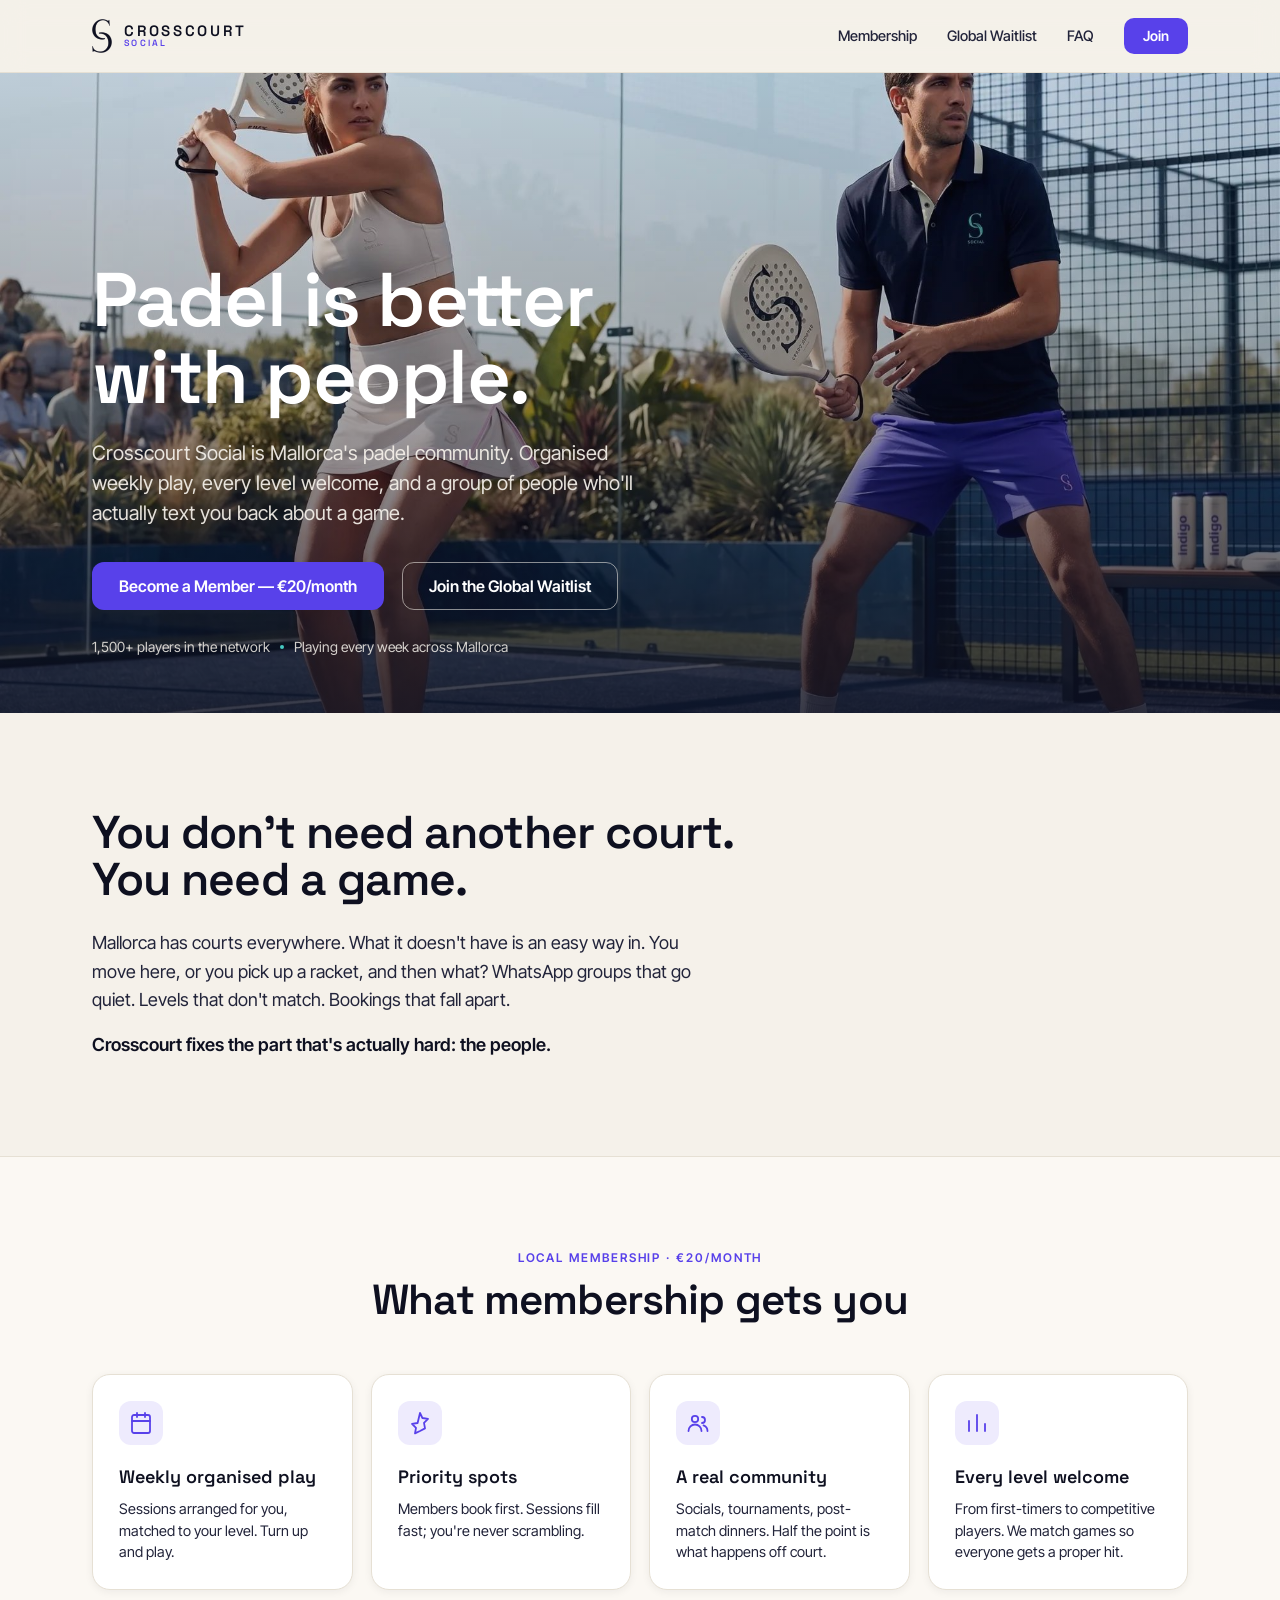
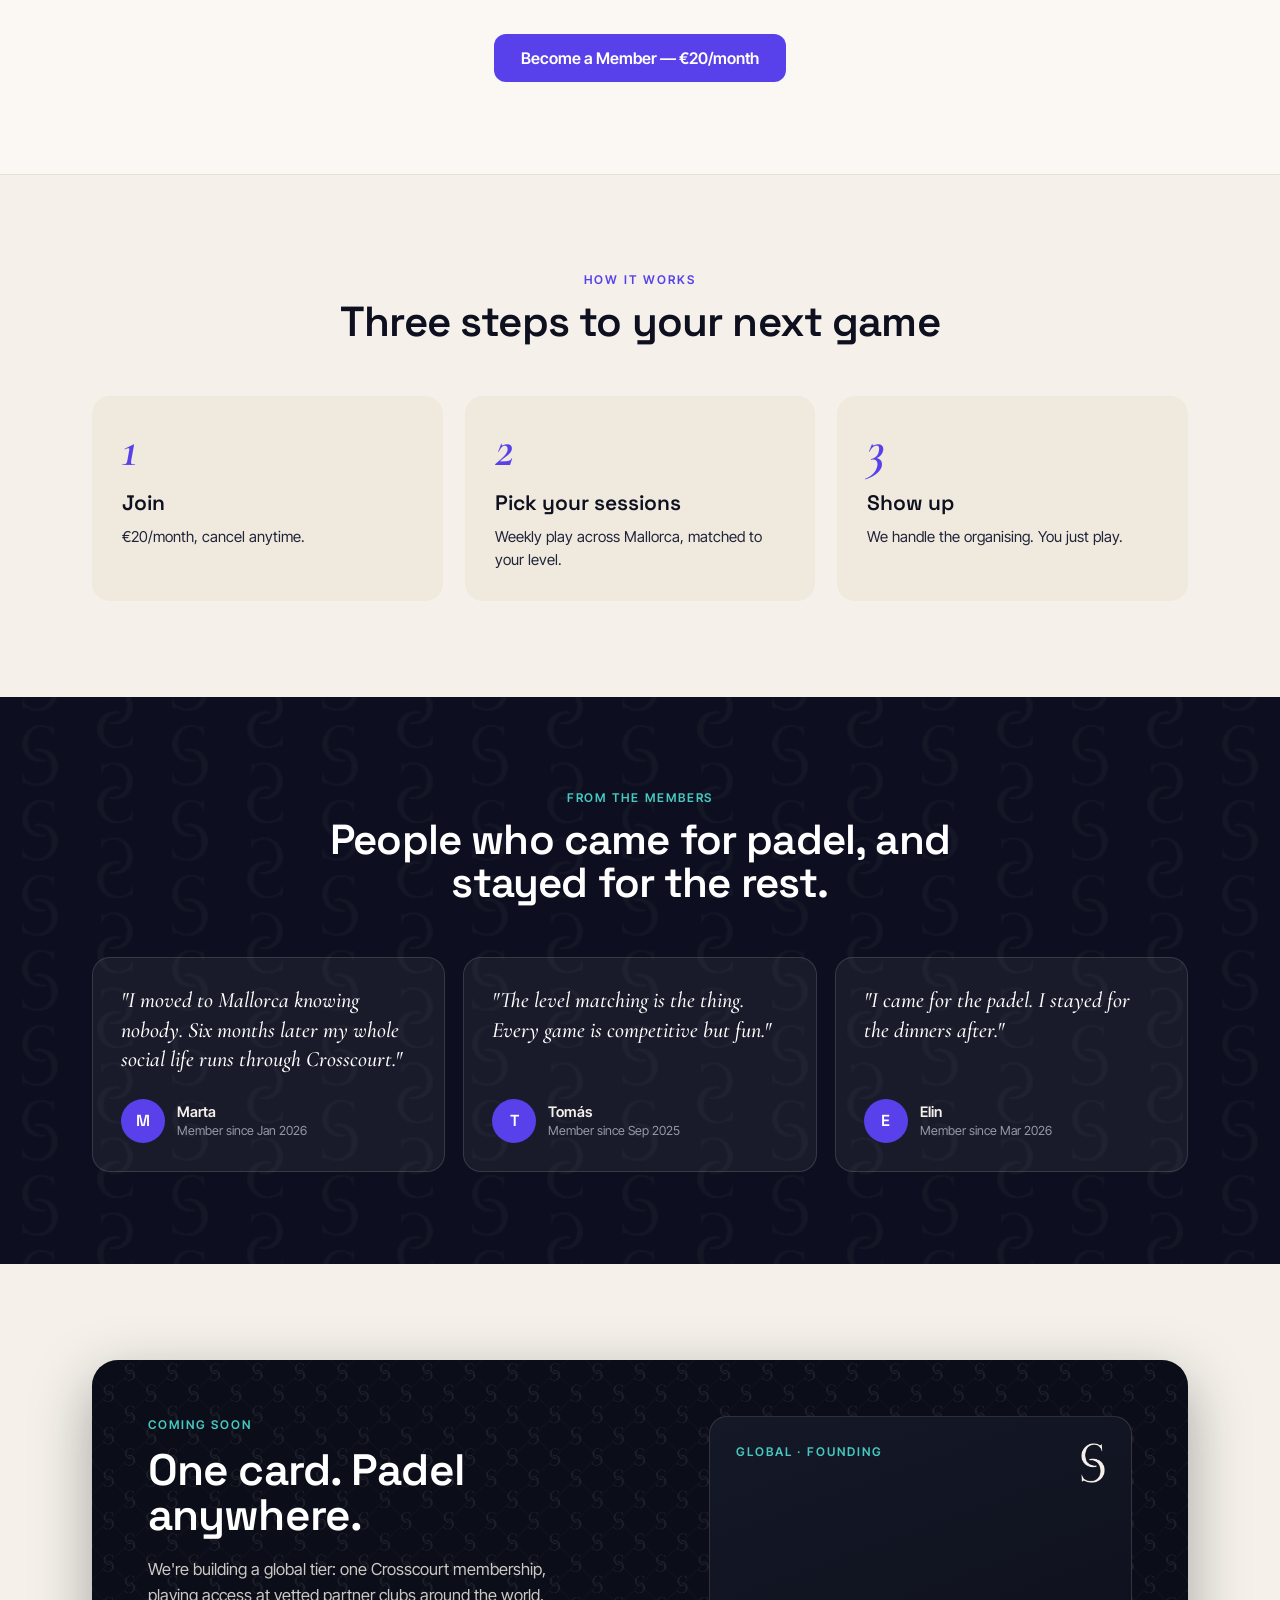
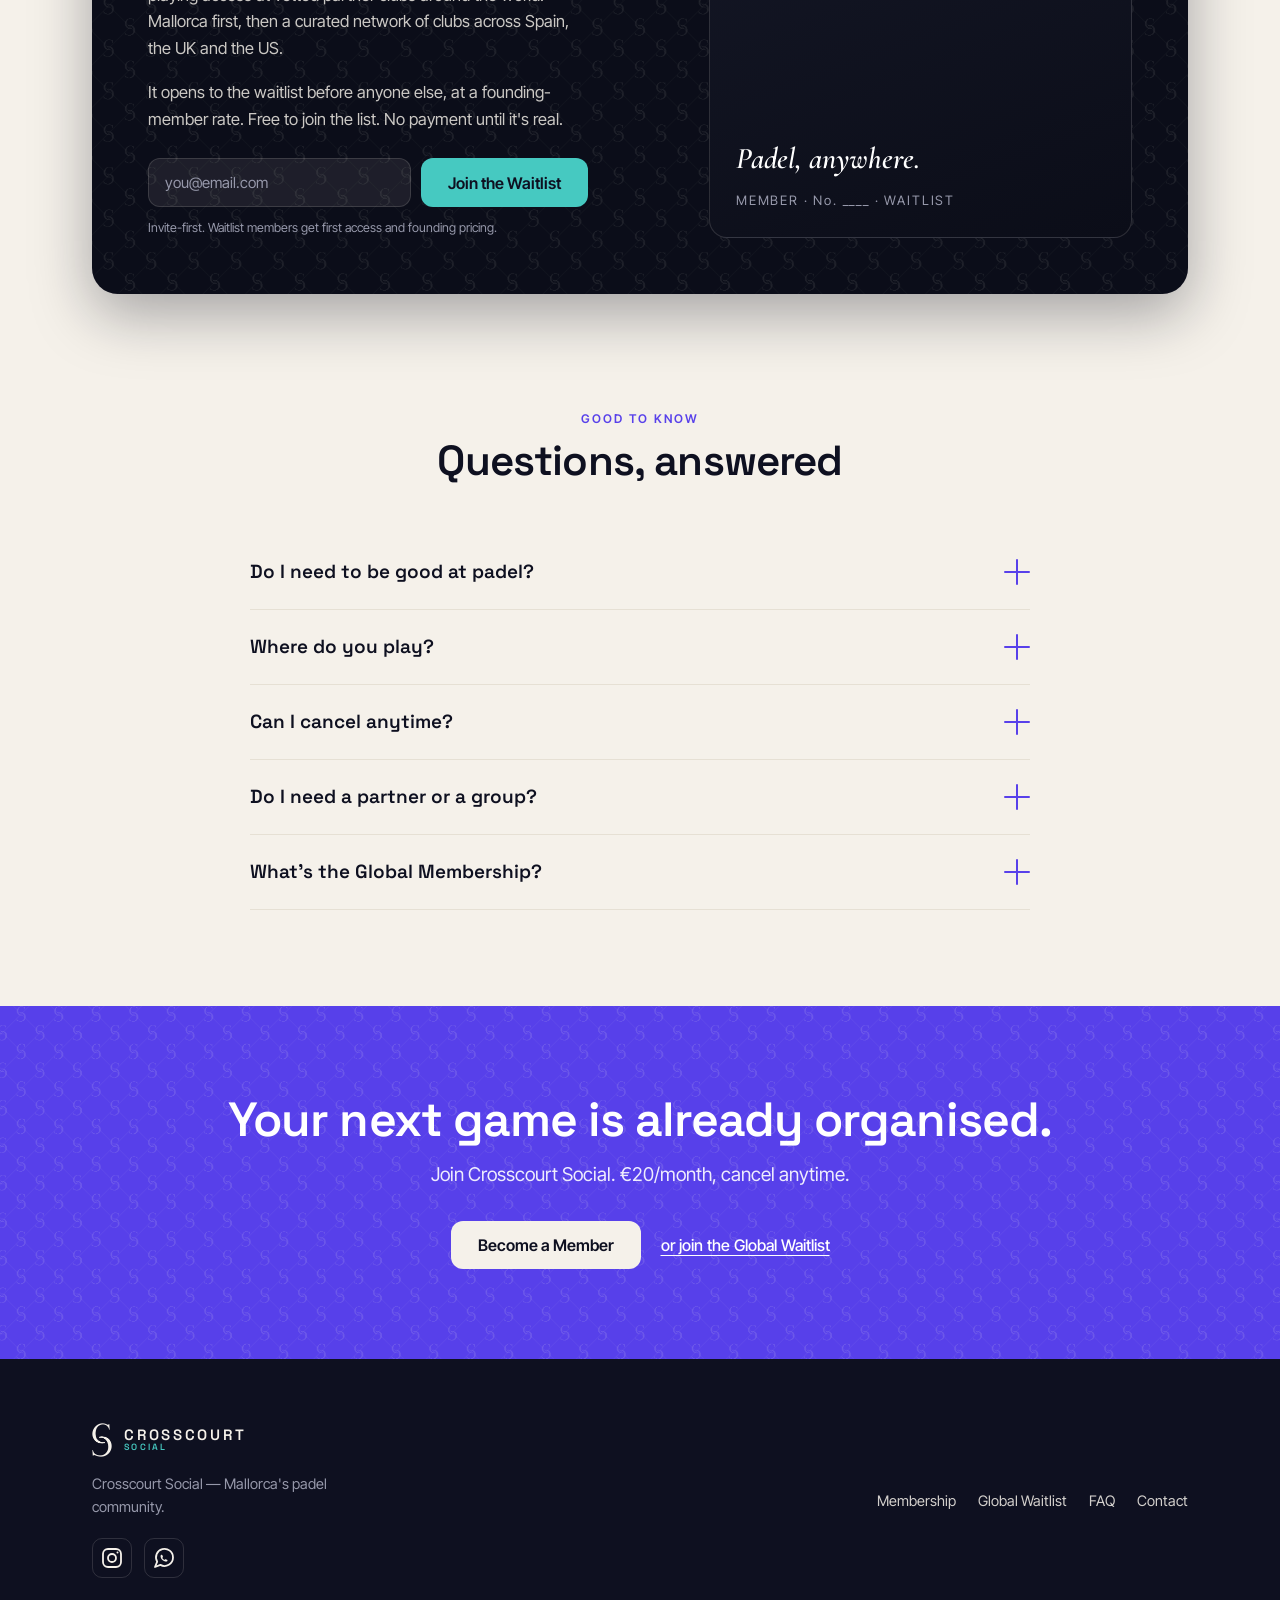
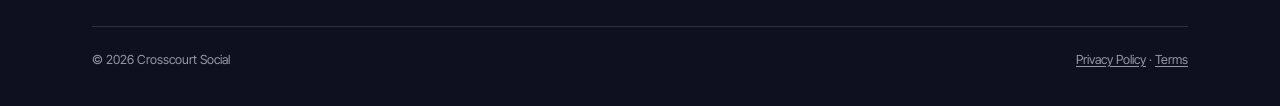
<file: website/homepage.html>
<!DOCTYPE html><html lang="en"><head><meta charset="utf-8"><meta name="viewport" content="width=device-width, initial-scale=1">
<title>Crosscourt Social — Mallorca's padel community</title>
<link rel="stylesheet" href="styles.css">
<style>
*{box-sizing:border-box}
html{scroll-behavior:smooth}
body{margin:0;background:var(--ccs-bone);color:var(--ccs-ink);font-family:var(--font-body);font-size:16px;line-height:1.5;-webkit-font-smoothing:antialiased}
img{display:block;max-width:100%}
a{color:inherit;text-decoration:none}
h1,h2,h3,p{margin:0}
.wrap{max-width:1160px;margin:0 auto;padding:0 32px}
.eyebrow{font-size:12px;font-weight:600;letter-spacing:.16em;text-transform:uppercase;color:var(--ccs-indigo)}
.serif{font-family:var(--font-serif);font-style:italic;font-weight:600}
.display{font-family:var(--font-display);font-weight:600;letter-spacing:-.02em;line-height:1.02}

/* buttons */
.btn{display:inline-flex;align-items:center;justify-content:center;gap:8px;font-family:var(--font-body);font-weight:600;border-radius:12px;cursor:pointer;border:1px solid transparent;transition:background .12s ease,color .12s ease,transform .12s ease;white-space:nowrap;font-size:16px;line-height:1;padding:15px 26px}
.btn:active{transform:translateY(.5px)}
.btn-primary{background:var(--ccs-indigo);color:#fff}
.btn-primary:hover{background:var(--ccs-indigo-ink)}
.btn-ghost{background:transparent;color:var(--ccs-ink);border-color:var(--ccs-ink)}
.btn-ghost:hover{background:var(--ccs-ink);color:var(--ccs-bone)}
.btn-bone{background:var(--ccs-bone);color:var(--ccs-ink)}
.btn-bone:hover{background:#fff}
.btn-teal{background:var(--ccs-teal);color:var(--ccs-ink)}
.btn-teal:hover{background:#39b3ab}
.btn-sm{padding:10px 18px;font-size:14px;border-radius:10px}
.textlink{font-weight:600;color:var(--ccs-indigo);display:inline-flex;align-items:center;gap:6px}
.textlink:hover{opacity:.72}

/* nav */
.nav{position:sticky;top:0;z-index:50;background:rgba(245,241,234,.82);backdrop-filter:blur(12px);border-bottom:1px solid var(--ccs-line)}
.nav-in{display:flex;align-items:center;justify-content:space-between;height:72px}
.brand{display:flex;align-items:center;gap:12px}
.brand img{height:34px;width:auto}
.brand .bt{font-family:var(--font-display);font-weight:600;font-size:15px;letter-spacing:.18em;text-transform:uppercase;line-height:1.1}
.brand .bt small{display:block;font-size:9px;letter-spacing:.24em;color:var(--ccs-indigo)}
.nav-links{display:flex;align-items:center;gap:30px}
.nav-links a.n{font-size:14.5px;font-weight:500;color:var(--ccs-ink-90)}
.nav-links a.n:hover{color:var(--ccs-ink)}
.menu-btn{display:none;background:none;border:0;cursor:pointer;padding:8px}
.menu-btn span{display:block;width:22px;height:2px;background:var(--ccs-ink);margin:4px 0}
.mobile-menu{display:none}

/* hero */
.hero{position:relative;min-height:640px;display:flex;align-items:flex-end;overflow:hidden}
.hero-img{position:absolute;inset:0;background:url(assets/photo-lifestyle-court.jpg) center/cover no-repeat, url(assets/pattern-court-ink.png) center/300px, linear-gradient(135deg,#1b1740 0%,#0E1020 62%);filter:saturate(1.02)}
.hero-scrim{position:absolute;inset:0;background:linear-gradient(180deg,rgba(14,16,32,.12) 0%,rgba(14,16,32,.30) 45%,rgba(14,16,32,.82) 100%)}
.hero-in{position:relative;z-index:2;width:100%;padding:64px 32px 56px;color:var(--ccs-bone)}
.hero h1{font-size:76px;color:#fff}
.hero p.sub{font-size:20px;line-height:1.5;max-width:560px;margin-top:22px;color:rgba(245,241,234,.92)}
.hero-cta{display:flex;align-items:center;gap:18px;margin-top:34px;flex-wrap:wrap}
.hero .ghost-onimg{color:#fff;border-color:rgba(245,241,234,.55)}
.hero .ghost-onimg:hover{background:#fff;color:var(--ccs-ink)}
.trust{display:flex;align-items:center;gap:10px;margin-top:26px;font-size:14px;color:rgba(245,241,234,.85)}
.trust .dot{width:4px;height:4px;border-radius:50%;background:var(--ccs-teal)}

/* problem */
.problem{padding:96px 0}
.problem h2{font-size:46px;max-width:720px}
.problem .body{max-width:620px;margin-top:26px;font-size:18px;line-height:1.6;color:var(--ccs-ink-90)}
.problem .body p+p{margin-top:16px}
.problem .fix{color:var(--ccs-ink);font-weight:600}

/* section heads */
.sec-head{text-align:center;max-width:640px;margin:0 auto 52px}
.sec-head h2{font-size:42px;margin-top:12px}
.sec-head p{margin-top:14px;font-size:17px;color:var(--ccs-ink-50)}

/* benefits */
.benefits{background:var(--ccs-bone-warm);border-top:1px solid var(--ccs-line);border-bottom:1px solid var(--ccs-line);padding:92px 0}
.bgrid{display:grid;grid-template-columns:repeat(4,1fr);gap:18px}
.bcard{background:#fff;border:1px solid var(--ccs-line);border-radius:18px;padding:26px;box-shadow:var(--shadow-sm)}
.bcard .ic{width:44px;height:44px;border-radius:12px;background:var(--ccs-indigo-soft);color:var(--ccs-indigo);display:flex;align-items:center;justify-content:center;margin-bottom:18px}
.bcard h3{font-family:var(--font-display);font-weight:600;font-size:18px}
.bcard p{margin-top:8px;font-size:14.5px;line-height:1.5;color:var(--ccs-ink-90)}
.center-cta{text-align:center;margin-top:44px}

/* how */
.how{padding:96px 0}
.steps{display:grid;grid-template-columns:repeat(3,1fr);gap:22px;counter-reset:s}
.step{position:relative;padding:30px;border-radius:18px;background:var(--ccs-bone-deep)}
.step .num{font-family:var(--font-serif);font-style:italic;font-weight:600;font-size:52px;color:var(--ccs-indigo);line-height:.9}
.step h3{font-family:var(--font-display);font-weight:600;font-size:21px;margin-top:14px}
.step p{margin-top:8px;font-size:15px;line-height:1.5;color:var(--ccs-ink-90)}

/* proof */
.proof{background:var(--ccs-ink);color:var(--ccs-bone);padding:92px 0;position:relative;overflow:hidden}
.proof .pat{position:absolute;inset:0;background:url(assets/pattern-rally-ink.png) center/300px;opacity:.22}
.proof .in{position:relative;z-index:2}
.proof .sec-head h2{color:#fff}
.proof .sec-head .eyebrow{color:var(--ccs-teal)}
.tgrid{display:grid;grid-template-columns:repeat(3,1fr);gap:18px}
.tcard{background:rgba(245,241,234,.05);border:1px solid var(--border-on-ink);border-radius:18px;padding:28px;display:flex;flex-direction:column}
.tcard .q{font-family:var(--font-serif);font-style:italic;font-weight:500;font-size:22px;line-height:1.35;color:#fff}
.tcard .who{display:flex;align-items:center;gap:12px;margin-top:auto;padding-top:24px}
.tcard .av{width:44px;height:44px;border-radius:50%;background:var(--ccs-indigo);color:#fff;display:flex;align-items:center;justify-content:center;font-family:var(--font-display);font-weight:600;font-size:16px;flex-shrink:0}
.tcard .nm{font-weight:600;font-size:14.5px;color:var(--ccs-bone)}
.tcard .mt{font-size:12.5px;color:var(--text-on-ink-muted)}

/* global tier */
.global{padding:96px 0;background:var(--ccs-bone)}
.gcard{position:relative;overflow:hidden;border-radius:26px;background:#0b0d18;color:var(--ccs-bone);box-shadow:var(--shadow-ink)}
.gcard .pat{position:absolute;inset:0;background:url(assets/pattern-court-ink.png) center/170px;opacity:.22}
.gcard .in{position:relative;z-index:2;display:grid;grid-template-columns:1.1fr .9fr;gap:44px;padding:56px 56px}
.gcard .eyebrow{color:var(--ccs-teal)}
.gcard h2{font-size:44px;color:#fff;margin-top:14px}
.gcard p{margin-top:18px;font-size:16.5px;line-height:1.6;color:rgba(245,241,234,.82);max-width:440px}
.passport{border:1px solid var(--border-on-ink);border-radius:18px;background:linear-gradient(160deg,#151827,#0b0d18);padding:26px;display:flex;flex-direction:column;justify-content:space-between;min-height:230px}
.passport .top{display:flex;justify-content:space-between;align-items:flex-start}
.passport .mono{height:40px;width:auto}
.wl-form{display:flex;gap:10px;margin-top:26px;max-width:440px}
.wl-form input{flex:1;min-width:0;background:rgba(245,241,234,.08);border:1px solid var(--border-on-ink);border-radius:12px;color:#fff;font-family:var(--font-body);font-size:15px;padding:14px 16px;outline:none}
.wl-form input::placeholder{color:var(--text-on-ink-muted)}
.wl-form input:focus{border-color:var(--ccs-teal)}
.wl-micro{margin-top:12px;font-size:12.5px;color:var(--text-on-ink-muted)}
.wl-success{display:none;margin-top:20px;background:rgba(70,201,193,.12);border:1px solid rgba(70,201,193,.4);border-radius:14px;padding:16px 18px;color:var(--ccs-teal);font-weight:600;font-size:15px;align-items:center;gap:10px}

/* faq */
.faq{padding:20px 0 96px}
.faq-list{max-width:780px;margin:0 auto}
.faq-item{border-bottom:1px solid var(--ccs-line)}
.faq-q{width:100%;text-align:left;background:none;border:0;cursor:pointer;padding:24px 0;display:flex;align-items:center;justify-content:space-between;gap:20px;font-family:var(--font-display);font-weight:600;font-size:19px;color:var(--ccs-ink)}
.faq-q .pm{flex-shrink:0;width:26px;height:26px;position:relative;transition:transform .3s var(--ease-standard)}
.faq-q .pm::before,.faq-q .pm::after{content:"";position:absolute;background:var(--ccs-indigo);border-radius:2px}
.faq-q .pm::before{left:0;right:0;top:12px;height:2px}
.faq-q .pm::after{top:0;bottom:0;left:12px;width:2px;transition:opacity .3s}
.faq-item.open .pm{transform:rotate(180deg)}
.faq-item.open .pm::after{opacity:0}
.faq-a{max-height:0;overflow:hidden;transition:max-height .34s var(--ease-standard)}
.faq-a p{padding:0 0 24px;font-size:16px;line-height:1.6;color:var(--ccs-ink-90);max-width:680px}

/* final band */
.final{background:var(--ccs-indigo);color:#fff;padding:90px 0;position:relative;overflow:hidden;text-align:center}
.final .pat{position:absolute;inset:0;background:url(assets/pattern-court-indigo.png) center/150px;opacity:.3}
.final .in{position:relative;z-index:2}
.final h2{font-size:48px;color:#fff}
.final p{margin-top:16px;font-size:19px;color:rgba(255,255,255,.9)}
.final .cta{display:flex;align-items:center;justify-content:center;gap:20px;margin-top:32px;flex-wrap:wrap}
.final .wlink{color:#fff;text-decoration:underline;text-underline-offset:4px;font-weight:500}
.final .wlink:hover{opacity:.8}

/* footer */
.footer{background:var(--ccs-ink);color:var(--ccs-bone);padding:64px 0 36px}
.foot-top{display:flex;justify-content:space-between;gap:40px;flex-wrap:wrap}
.foot-brand{max-width:300px}
.foot-brand p{margin-top:16px;font-size:14.5px;line-height:1.55;color:var(--text-on-ink-muted)}
.foot-nav{display:flex;gap:22px;flex-wrap:wrap;align-items:center}
.foot-nav a{font-size:14.5px;color:var(--ccs-bone);opacity:.85}
.foot-nav a:hover{opacity:1}
.socials{display:flex;gap:12px;margin-top:20px}
.socials a{width:40px;height:40px;border-radius:10px;border:1px solid var(--border-on-ink);display:flex;align-items:center;justify-content:center;color:var(--ccs-bone)}
.socials a:hover{background:rgba(245,241,234,.08)}
.foot-bottom{display:flex;justify-content:space-between;gap:16px;flex-wrap:wrap;margin-top:48px;padding-top:24px;border-top:1px solid var(--border-on-ink);font-size:12.5px;color:var(--text-on-ink-muted)}
.foot-bottom a{color:var(--text-on-ink-muted);text-decoration:underline;text-underline-offset:2px}

/* icons */
svg.ic-svg{width:24px;height:24px;fill:none;stroke:currentColor;stroke-width:1.8;stroke-linecap:round;stroke-linejoin:round}

@media(max-width:920px){
  .bgrid{grid-template-columns:repeat(2,1fr)}
  .gcard .in{grid-template-columns:1fr;padding:40px 32px}
  .hero h1{font-size:56px}
}
@media(max-width:720px){
  .wrap{padding:0 22px}
  .nav-links{display:none}
  .menu-btn{display:block}
  .mobile-menu.show{display:block;border-top:1px solid var(--ccs-line);background:var(--ccs-bone)}
  .mobile-menu .wrap{padding:16px 22px 22px;display:flex;flex-direction:column;gap:4px}
  .mobile-menu a{padding:12px 0;font-size:17px;font-weight:500;border-bottom:1px solid var(--ccs-line)}
  .mobile-menu .btn{margin-top:14px}
  .hero{min-height:560px}
  .hero h1{font-size:42px}
  .hero p.sub{font-size:17px}
  .hero-cta{gap:12px}
  .hero-cta .btn{width:100%}
  .problem{padding:64px 0}
  .problem h2{font-size:32px}
  .problem .body{font-size:16.5px}
  .sec-head h2{font-size:31px}
  .benefits,.how,.proof,.global{padding:64px 0}
  .bgrid{grid-template-columns:1fr}
  .steps{grid-template-columns:1fr}
  .tgrid{grid-template-columns:1fr}
  .gcard h2{font-size:33px}
  .wl-form{flex-direction:column}
  .wl-form .btn{width:100%}
  .faq-q{font-size:17px}
  .final{padding:64px 0}
  .final h2{font-size:34px}
  .final .cta{flex-direction:column;gap:14px}
  .final .cta .btn{width:100%}
  .foot-top{flex-direction:column;gap:28px}
}
</style></head>
<body>

<!-- NAV -->
<header class="nav">
  <div class="wrap nav-in">
    <a class="brand" href="#top">
      <img src="assets/monogram-ink.png" alt="Crosscourt Social">
      <span class="bt">Crosscourt<small>Social</small></span>
    </a>
    <nav class="nav-links">
      <a class="n" href="#membership">Membership</a>
      <a class="n" href="#global">Global Waitlist</a>
      <a class="n" href="#faq">FAQ</a>
      <a class="btn btn-primary btn-sm" href="#" data-checkout>Join</a>
    </nav>
    <button class="menu-btn" id="menuBtn" aria-label="Menu" aria-expanded="false"><span></span><span></span><span></span></button>
  </div>
  <div class="mobile-menu" id="mobileMenu">
    <div class="wrap">
      <a href="#membership">Membership</a>
      <a href="#global">Global Waitlist</a>
      <a href="#faq">FAQ</a>
      <a class="btn btn-primary" href="#" data-checkout>Become a Member — €20/month</a>
    </div>
  </div>
</header>

<main id="top">

<!-- HERO -->
<section class="hero">
  <div class="hero-img"></div>
  <div class="hero-scrim"></div>
  <div class="wrap hero-in">
    <h1 class="display">Padel is better<br>with people.</h1>
    <p class="sub">Crosscourt Social is Mallorca's padel community. Organised weekly play, every level welcome, and a group of people who'll actually text you back about a game.</p>
    <div class="hero-cta">
      <a class="btn btn-primary" href="#" data-checkout>Become a Member — €20/month</a>
      <a class="btn btn-ghost ghost-onimg" href="#global">Join the Global Waitlist</a>
    </div>
    <div class="trust"><span>1,500+ players in the network</span><span class="dot"></span><span>Playing every week across Mallorca</span></div>
  </div>
</section>

<!-- PROBLEM -->
<section class="problem"><div class="wrap">
  <h2 class="display">You don't need another court. You need a game.</h2>
  <div class="body">
    <p>Mallorca has courts everywhere. What it doesn't have is an easy way in. You move here, or you pick up a racket, and then what? WhatsApp groups that go quiet. Levels that don't match. Bookings that fall apart.</p>
    <p class="fix">Crosscourt fixes the part that's actually hard: the people.</p>
  </div>
</div></section>

<!-- BENEFITS -->
<section class="benefits" id="membership"><div class="wrap">
  <div class="sec-head">
    <div class="eyebrow">Local Membership · €20/month</div>
    <h2 class="display">What membership gets you</h2>
  </div>
  <div class="bgrid">
    <div class="bcard">
      <div class="ic"><svg class="ic-svg" viewBox="0 0 24 24"><rect x="3" y="4" width="18" height="18" rx="2"/><path d="M16 2v4M8 2v4M3 10h18"/></svg></div>
      <h3>Weekly organised play</h3><p>Sessions arranged for you, matched to your level. Turn up and play.</p>
    </div>
    <div class="bcard">
      <div class="ic"><svg class="ic-svg" viewBox="0 0 24 24"><path d="M12 2l2.4 5 5.6.8-4 4 1 5.6L12 20l-5 2.4 1-5.6-4-4 5.6-.8z"/></svg></div>
      <h3>Priority spots</h3><p>Members book first. Sessions fill fast; you're never scrambling.</p>
    </div>
    <div class="bcard">
      <div class="ic"><svg class="ic-svg" viewBox="0 0 24 24"><circle cx="9" cy="8" r="3.2"/><path d="M2.5 20a6.5 6.5 0 0 1 13 0"/><path d="M16 6a3 3 0 0 1 0 6M21.5 20a6 6 0 0 0-4-5.6"/></svg></div>
      <h3>A real community</h3><p>Socials, tournaments, post-match dinners. Half the point is what happens off court.</p>
    </div>
    <div class="bcard">
      <div class="ic"><svg class="ic-svg" viewBox="0 0 24 24"><path d="M4 20V10M12 20V4M20 20v-7"/></svg></div>
      <h3>Every level welcome</h3><p>From first-timers to competitive players. We match games so everyone gets a proper hit.</p>
    </div>
  </div>
  <div class="center-cta"><a class="btn btn-primary" href="#" data-checkout>Become a Member — €20/month</a></div>
</div></section>

<!-- HOW -->
<section class="how"><div class="wrap">
  <div class="sec-head"><div class="eyebrow">How it works</div><h2 class="display">Three steps to your next game</h2></div>
  <div class="steps">
    <div class="step"><div class="num">1</div><h3>Join</h3><p>€20/month, cancel anytime.</p></div>
    <div class="step"><div class="num">2</div><h3>Pick your sessions</h3><p>Weekly play across Mallorca, matched to your level.</p></div>
    <div class="step"><div class="num">3</div><h3>Show up</h3><p>We handle the organising. You just play.</p></div>
  </div>
</div></section>

<!-- PROOF -->
<section class="proof"><div class="pat"></div><div class="wrap in">
  <div class="sec-head"><div class="eyebrow">From the members</div><h2 class="display">People who came for padel, and stayed for the rest.</h2></div>
  <div class="tgrid">
    <div class="tcard">
      <div class="q">"I moved to Mallorca knowing nobody. Six months later my whole social life runs through Crosscourt."</div>
      <div class="who"><div class="av">M</div><div><div class="nm">Marta</div><div class="mt">Member since Jan 2026</div></div></div>
    </div>
    <div class="tcard">
      <div class="q">"The level matching is the thing. Every game is competitive but fun."</div>
      <div class="who"><div class="av">T</div><div><div class="nm">Tomás</div><div class="mt">Member since Sep 2025</div></div></div>
    </div>
    <div class="tcard">
      <div class="q">"I came for the padel. I stayed for the dinners after."</div>
      <div class="who"><div class="av">E</div><div><div class="nm">Elin</div><div class="mt">Member since Mar 2026</div></div></div>
    </div>
  </div>
</div></section>

<!-- GLOBAL TIER -->
<section class="global" id="global"><div class="wrap">
  <div class="gcard"><div class="pat"></div><div class="in">
    <div>
      <div class="eyebrow">Coming soon</div>
      <h2 class="display">One card. Padel anywhere.</h2>
      <p>We're building a global tier: one Crosscourt membership, playing access at vetted partner clubs around the world. Mallorca first, then a curated network of clubs across Spain, the UK and the US.</p>
      <p>It opens to the waitlist before anyone else, at a founding-member rate. Free to join the list. No payment until it's real.</p>
      <form class="wl-form" id="wlForm">
        <input type="email" id="wlEmail" placeholder="you@email.com" required aria-label="Email address">
        <button class="btn btn-teal" type="submit">Join the Waitlist</button>
      </form>
      <div class="wl-micro">Invite-first. Waitlist members get first access and founding pricing.</div>
      <div class="wl-success" id="wlSuccess">
        <svg class="ic-svg" viewBox="0 0 24 24" style="width:20px;height:20px;stroke:var(--ccs-teal)"><path d="M20 6 9 17l-5-5"/></svg>
        You're on the list. We'll be in touch first.
      </div>
    </div>
    <div class="passport">
      <div class="top">
        <div class="eyebrow" style="color:var(--ccs-teal)">Global · Founding</div>
        <img class="mono" src="assets/monogram-bone.png" alt="">
      </div>
      <div>
        <div class="serif" style="font-size:30px;color:#fff">Padel, anywhere.</div>
        <div style="font-size:13px;letter-spacing:.14em;color:var(--text-on-ink-muted);margin-top:10px;font-family:var(--font-body)">MEMBER · No. ____ · WAITLIST</div>
      </div>
    </div>
  </div></div>
</div></section>

<!-- FAQ -->
<section class="faq" id="faq"><div class="wrap">
  <div class="sec-head"><div class="eyebrow">Good to know</div><h2 class="display">Questions, answered</h2></div>
  <div class="faq-list" id="faqList">
    <div class="faq-item"><button class="faq-q">Do I need to be good at padel?<span class="pm"></span></button><div class="faq-a"><p>No. We run sessions across all levels and match games so everyone gets a real hit. Total beginners are welcome.</p></div></div>
    <div class="faq-item"><button class="faq-q">Where do you play?<span class="pm"></span></button><div class="faq-a"><p>Across partner courts on Mallorca. Session locations and times go out to members weekly.</p></div></div>
    <div class="faq-item"><button class="faq-q">Can I cancel anytime?<span class="pm"></span></button><div class="faq-a"><p>Yes. Membership is monthly, no lock-in.</p></div></div>
    <div class="faq-item"><button class="faq-q">Do I need a partner or a group?<span class="pm"></span></button><div class="faq-a"><p>No, that's the point. Come alone; we'll sort the game.</p></div></div>
    <div class="faq-item"><button class="faq-q">What's the Global Membership?<span class="pm"></span></button><div class="faq-a"><p>A separate tier we're launching soon: one card that gets you playing access at partner clubs internationally. Join the waitlist and you'll be first in.</p></div></div>
  </div>
</div></section>

<!-- FINAL BAND -->
<section class="final"><div class="pat"></div><div class="wrap in">
  <h2 class="display">Your next game is already organised.</h2>
  <p>Join Crosscourt Social. €20/month, cancel anytime.</p>
  <div class="cta">
    <a class="btn btn-bone" href="#" data-checkout>Become a Member</a>
    <a class="wlink" href="#global">or join the Global Waitlist</a>
  </div>
</div></section>

</main>

<!-- FOOTER -->
<footer class="footer"><div class="wrap">
  <div class="foot-top">
    <div class="foot-brand">
      <a class="brand" href="#top"><img src="assets/monogram-bone.png" alt="" style="height:34px;width:auto"><span class="bt" style="color:var(--ccs-bone)">Crosscourt<small style="color:var(--ccs-teal)">Social</small></span></a>
      <p>Crosscourt Social — Mallorca's padel community.</p>
      <div class="socials">
        <a href="#" aria-label="Instagram"><svg class="ic-svg" viewBox="0 0 24 24"><rect x="3" y="3" width="18" height="18" rx="5"/><circle cx="12" cy="12" r="4"/><circle cx="17.5" cy="6.5" r="1" fill="currentColor" stroke="none"/></svg></a>
        <a href="#" aria-label="WhatsApp"><svg class="ic-svg" viewBox="0 0 24 24"><path d="M21 11.5a8.5 8.5 0 0 1-12.6 7.4L3 21l2.2-5.3A8.5 8.5 0 1 1 21 11.5z"/><path d="M8.5 9.5c0 3.5 2.5 6 6 6 .6 0 1-.5 1-1 0-.3-.2-.6-.5-.7l-1.4-.5c-.3-.1-.6 0-.8.2l-.3.4c-1-.4-1.8-1.2-2.2-2.2l.4-.3c.2-.2.3-.5.2-.8l-.5-1.4c-.1-.3-.4-.5-.7-.5-.5 0-1 .4-1 1z" fill="currentColor" stroke="none"/></svg></a>
      </div>
    </div>
    <nav class="foot-nav">
      <a href="#membership">Membership</a>
      <a href="#global">Global Waitlist</a>
      <a href="#faq">FAQ</a>
      <a href="mailto:hola@crosscourt.social">Contact</a>
    </nav>
  </div>
  <div class="foot-bottom">
    <span>© 2026 Crosscourt Social</span>
    <span><a href="#">Privacy Policy</a> · <a href="#">Terms</a></span>
  </div>
</div></footer>

<script>
// mobile menu
var mb=document.getElementById('menuBtn'),mm=document.getElementById('mobileMenu');
mb.addEventListener('click',function(){var open=mm.classList.toggle('show');mb.setAttribute('aria-expanded',open)});
mm.querySelectorAll('a').forEach(function(a){a.addEventListener('click',function(){mm.classList.remove('show');mb.setAttribute('aria-expanded',false)})});
// faq accordion
document.querySelectorAll('.faq-item').forEach(function(item){
  var q=item.querySelector('.faq-q'),a=item.querySelector('.faq-a');
  q.addEventListener('click',function(){
    var isOpen=item.classList.contains('open');
    document.querySelectorAll('.faq-item.open').forEach(function(o){o.classList.remove('open');o.querySelector('.faq-a').style.maxHeight=null});
    if(!isOpen){item.classList.add('open');a.style.maxHeight=a.scrollHeight+'px'}
  });
});
// waitlist form
var wf=document.getElementById('wlForm');
wf.addEventListener('submit',function(e){
  e.preventDefault();
  var email=document.getElementById('wlEmail').value.trim();
  if(!email)return;
  // placeholder endpoint — POST would go here
  wf.style.display='none';
  document.querySelector('.wl-micro').style.display='none';
  document.getElementById('wlSuccess').style.display='flex';
});
// checkout placeholders
document.querySelectorAll('[data-checkout]').forEach(function(a){a.addEventListener('click',function(e){e.preventDefault();/* -> Stripe checkout */})});
</script>
</body></html>
</file>
<file: website/styles.css>
/* Crosscourt Social Design System — global entry point.
   Consumers link this one file. Keep it as @import lines only. */
@import url('./tokens/fonts.css');
@import url('./tokens/colors.css');
@import url('./tokens/typography.css');
@import url('./tokens/spacing.css');
</file>
